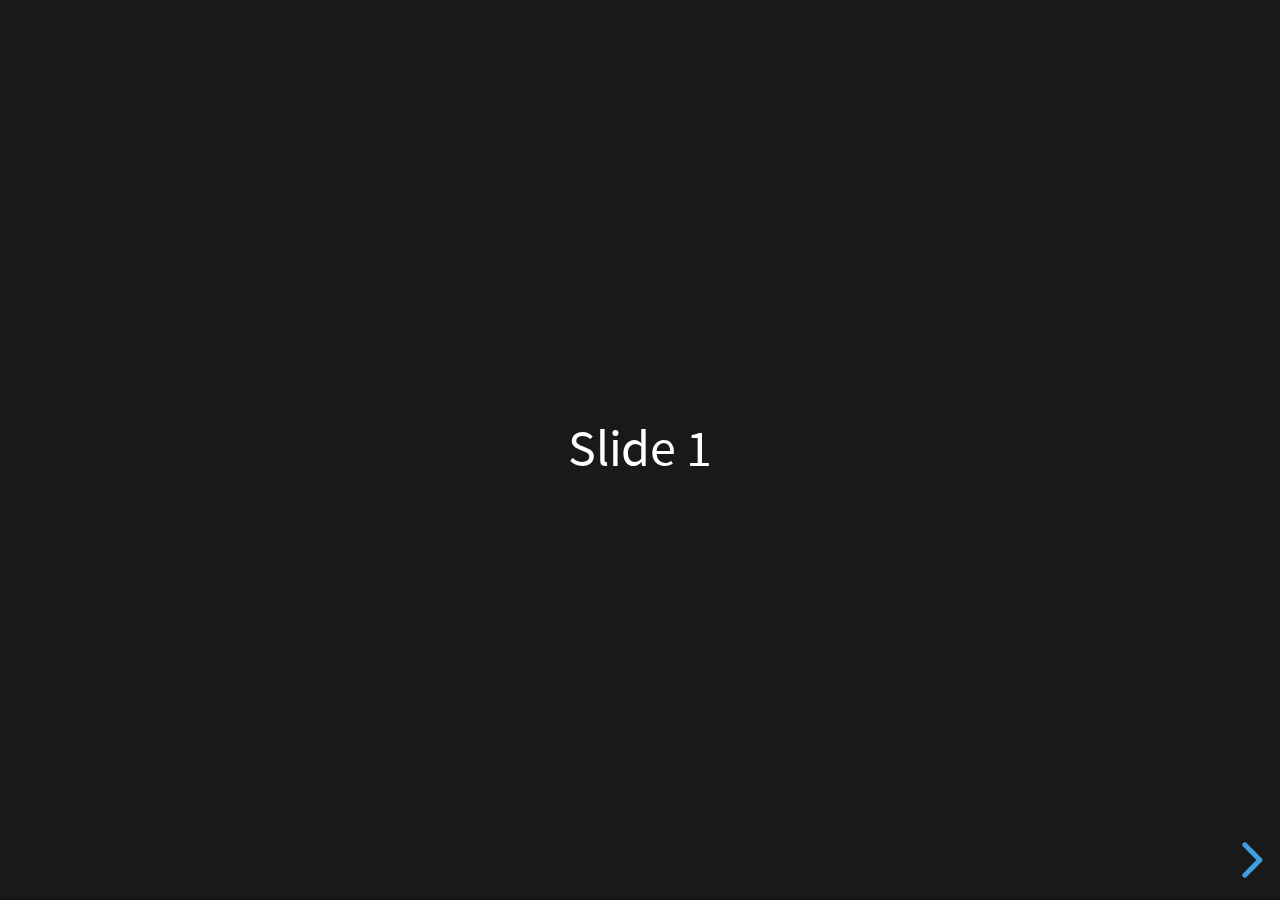
<file: slides/revealjs/index.html>
<!doctype html>
<html lang="en">
	<head>
		<meta charset="utf-8">
		<meta name="viewport" content="width=device-width, initial-scale=1.0, maximum-scale=1.0, user-scalable=no">

		<title>reveal.js</title>

		<link rel="stylesheet" href="dist/reset.css">
		<link rel="stylesheet" href="dist/reveal.css">
		<link rel="stylesheet" href="dist/theme/black.css">

		<!-- Theme used for syntax highlighted code -->
		<link rel="stylesheet" href="plugin/highlight/monokai.css">
	</head>
	<body>
		<div class="reveal">
			<div class="slides">
				<section>Slide 1</section>
				<section>Slide 2</section>
			</div>
		</div>

		<script src="dist/reveal.js"></script>
		<script src="plugin/notes/notes.js"></script>
		<script src="plugin/markdown/markdown.js"></script>
		<script src="plugin/highlight/highlight.js"></script>
		<script>
			// More info about initialization & config:
			// - https://revealjs.com/initialization/
			// - https://revealjs.com/config/
			Reveal.initialize({
				hash: true,

				// Learn about plugins: https://revealjs.com/plugins/
				plugins: [ RevealMarkdown, RevealHighlight, RevealNotes ]
			});
		</script>
	</body>
</html>
</file>
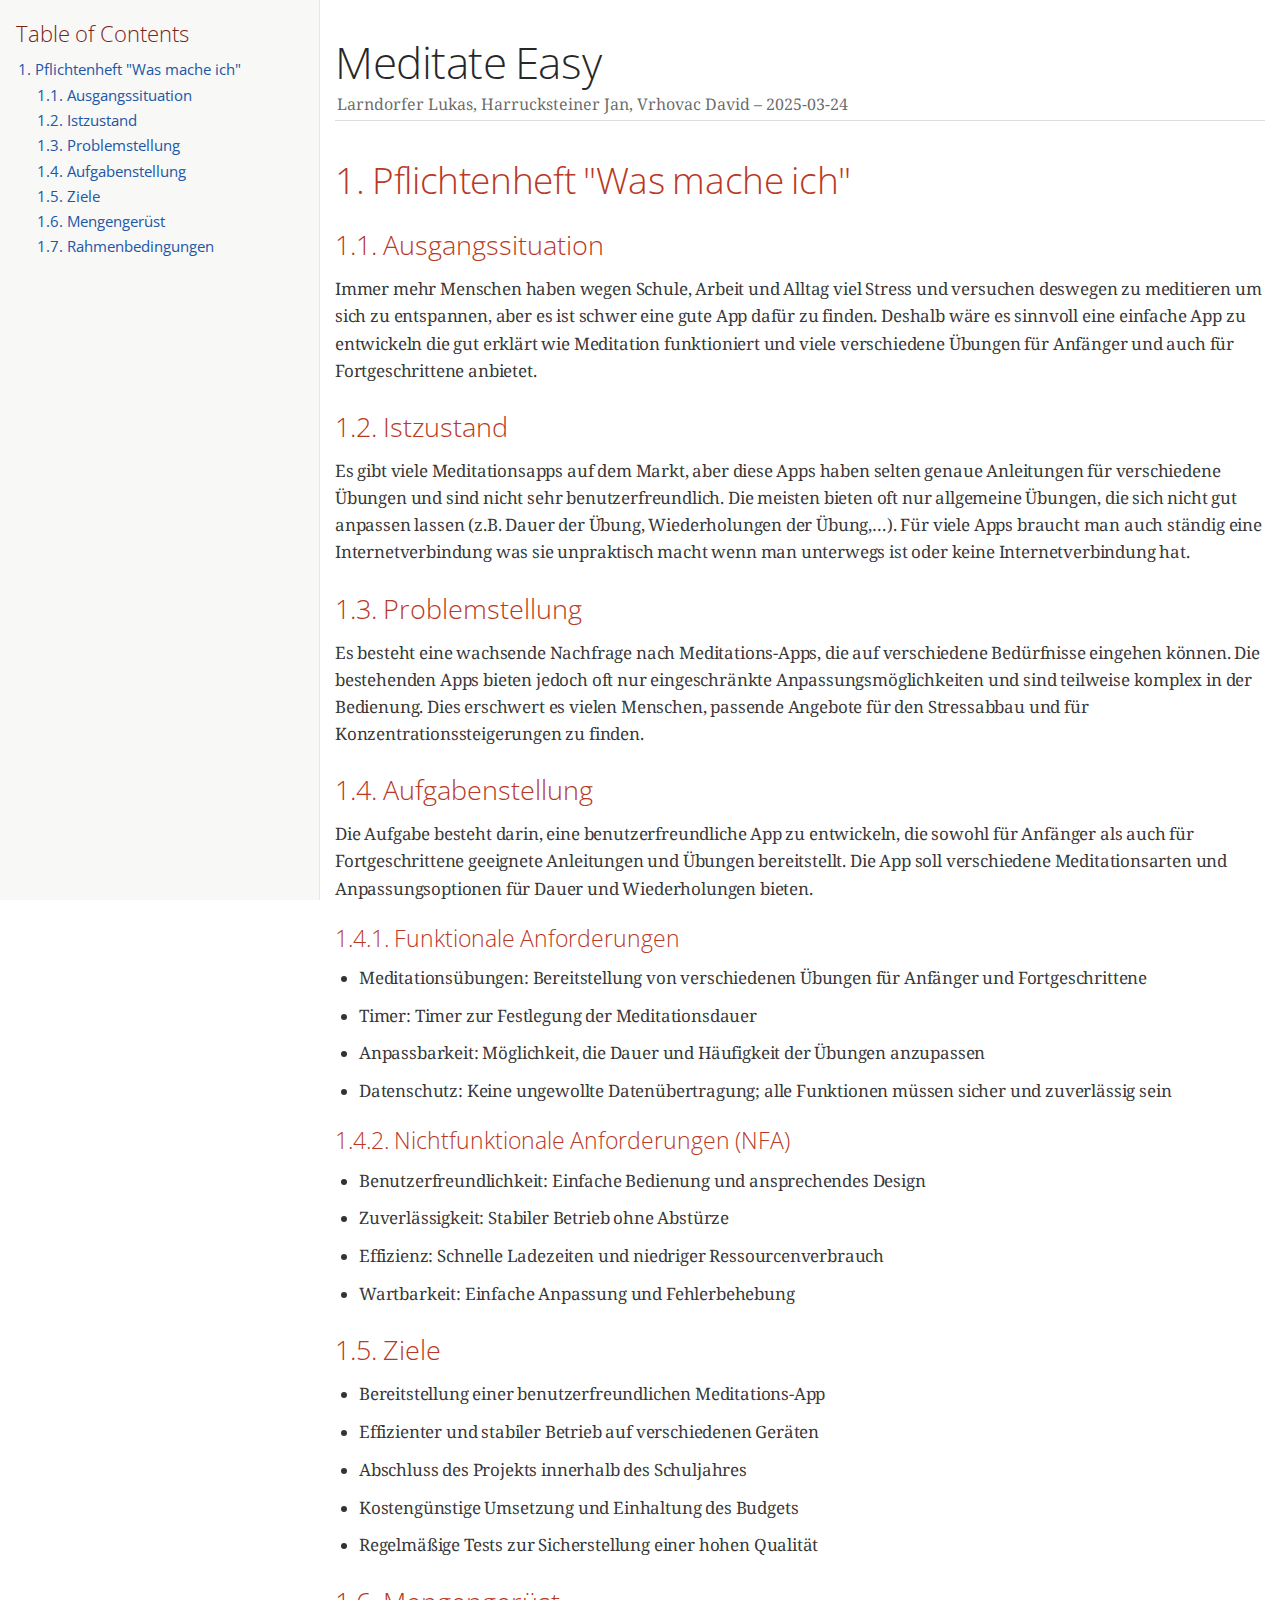
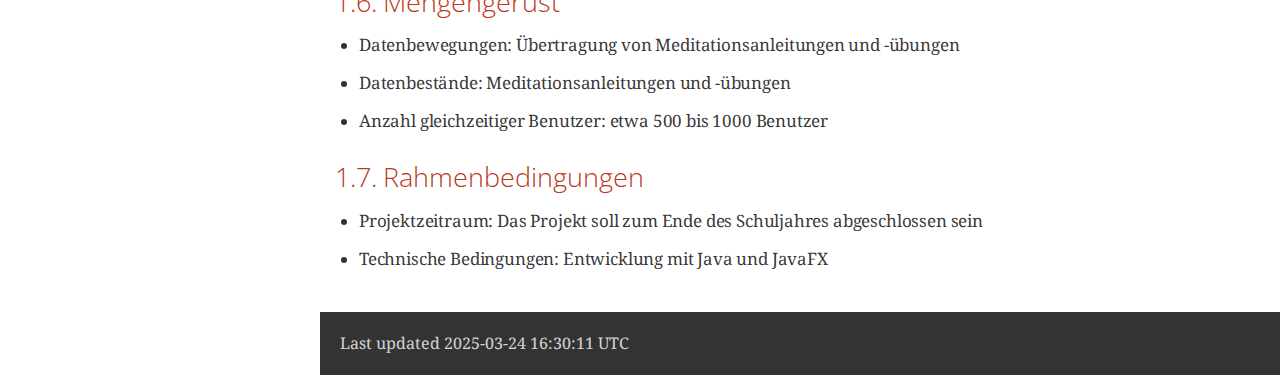
<file: pflichtenheft.html>
<!DOCTYPE html>
<html lang="en">
<head>
<meta charset="UTF-8">
<meta http-equiv="X-UA-Compatible" content="IE=edge">
<meta name="viewport" content="width=device-width, initial-scale=1.0">
<meta name="generator" content="Asciidoctor 2.0.20">
<meta name="author" content="Larndorfer Lukas, Harrucksteiner Jan, Vrhovac David">
<link rel="icon" type="image/png" href="themes/favicon.png">
<title>Meditate Easy</title>
<link rel="stylesheet" href="https://fonts.googleapis.com/css?family=Open+Sans:300,300italic,400,400italic,600,600italic%7CNoto+Serif:400,400italic,700,700italic%7CDroid+Sans+Mono:400,700">
<style>
/*! Asciidoctor default stylesheet | MIT License | https://asciidoctor.org */
/* Uncomment the following line when using as a custom stylesheet */
/* @import "https://fonts.googleapis.com/css?family=Open+Sans:300,300italic,400,400italic,600,600italic%7CNoto+Serif:400,400italic,700,700italic%7CDroid+Sans+Mono:400,700"; */
html{font-family:sans-serif;-webkit-text-size-adjust:100%}
a{background:none}
a:focus{outline:thin dotted}
a:active,a:hover{outline:0}
h1{font-size:2em;margin:.67em 0}
b,strong{font-weight:bold}
abbr{font-size:.9em}
abbr[title]{cursor:help;border-bottom:1px dotted #dddddf;text-decoration:none}
dfn{font-style:italic}
hr{height:0}
mark{background:#ff0;color:#000}
code,kbd,pre,samp{font-family:monospace;font-size:1em}
pre{white-space:pre-wrap}
q{quotes:"\201C" "\201D" "\2018" "\2019"}
small{font-size:80%}
sub,sup{font-size:75%;line-height:0;position:relative;vertical-align:baseline}
sup{top:-.5em}
sub{bottom:-.25em}
img{border:0}
svg:not(:root){overflow:hidden}
figure{margin:0}
audio,video{display:inline-block}
audio:not([controls]){display:none;height:0}
fieldset{border:1px solid silver;margin:0 2px;padding:.35em .625em .75em}
legend{border:0;padding:0}
button,input,select,textarea{font-family:inherit;font-size:100%;margin:0}
button,input{line-height:normal}
button,select{text-transform:none}
button,html input[type=button],input[type=reset],input[type=submit]{-webkit-appearance:button;cursor:pointer}
button[disabled],html input[disabled]{cursor:default}
input[type=checkbox],input[type=radio]{padding:0}
button::-moz-focus-inner,input::-moz-focus-inner{border:0;padding:0}
textarea{overflow:auto;vertical-align:top}
table{border-collapse:collapse;border-spacing:0}
*,::before,::after{box-sizing:border-box}
html,body{font-size:100%}
body{background:#fff;color:rgba(0,0,0,.8);padding:0;margin:0;font-family:"Noto Serif","DejaVu Serif",serif;line-height:1;position:relative;cursor:auto;-moz-tab-size:4;-o-tab-size:4;tab-size:4;word-wrap:anywhere;-moz-osx-font-smoothing:grayscale;-webkit-font-smoothing:antialiased}
a:hover{cursor:pointer}
img,object,embed{max-width:100%;height:auto}
object,embed{height:100%}
img{-ms-interpolation-mode:bicubic}
.left{float:left!important}
.right{float:right!important}
.text-left{text-align:left!important}
.text-right{text-align:right!important}
.text-center{text-align:center!important}
.text-justify{text-align:justify!important}
.hide{display:none}
img,object,svg{display:inline-block;vertical-align:middle}
textarea{height:auto;min-height:50px}
select{width:100%}
.subheader,.admonitionblock td.content>.title,.audioblock>.title,.exampleblock>.title,.imageblock>.title,.listingblock>.title,.literalblock>.title,.stemblock>.title,.openblock>.title,.paragraph>.title,.quoteblock>.title,table.tableblock>.title,.verseblock>.title,.videoblock>.title,.dlist>.title,.olist>.title,.ulist>.title,.qlist>.title,.hdlist>.title{line-height:1.45;color:#7a2518;font-weight:400;margin-top:0;margin-bottom:.25em}
div,dl,dt,dd,ul,ol,li,h1,h2,h3,#toctitle,.sidebarblock>.content>.title,h4,h5,h6,pre,form,p,blockquote,th,td{margin:0;padding:0}
a{color:#2156a5;text-decoration:underline;line-height:inherit}
a:hover,a:focus{color:#1d4b8f}
a img{border:0}
p{line-height:1.6;margin-bottom:1.25em;text-rendering:optimizeLegibility}
p aside{font-size:.875em;line-height:1.35;font-style:italic}
h1,h2,h3,#toctitle,.sidebarblock>.content>.title,h4,h5,h6{font-family:"Open Sans","DejaVu Sans",sans-serif;font-weight:300;font-style:normal;color:#ba3925;text-rendering:optimizeLegibility;margin-top:1em;margin-bottom:.5em;line-height:1.0125em}
h1 small,h2 small,h3 small,#toctitle small,.sidebarblock>.content>.title small,h4 small,h5 small,h6 small{font-size:60%;color:#e99b8f;line-height:0}
h1{font-size:2.125em}
h2{font-size:1.6875em}
h3,#toctitle,.sidebarblock>.content>.title{font-size:1.375em}
h4,h5{font-size:1.125em}
h6{font-size:1em}
hr{border:solid #dddddf;border-width:1px 0 0;clear:both;margin:1.25em 0 1.1875em}
em,i{font-style:italic;line-height:inherit}
strong,b{font-weight:bold;line-height:inherit}
small{font-size:60%;line-height:inherit}
code{font-family:"Droid Sans Mono","DejaVu Sans Mono",monospace;font-weight:400;color:rgba(0,0,0,.9)}
ul,ol,dl{line-height:1.6;margin-bottom:1.25em;list-style-position:outside;font-family:inherit}
ul,ol{margin-left:1.5em}
ul li ul,ul li ol{margin-left:1.25em;margin-bottom:0}
ul.circle{list-style-type:circle}
ul.disc{list-style-type:disc}
ul.square{list-style-type:square}
ul.circle ul:not([class]),ul.disc ul:not([class]),ul.square ul:not([class]){list-style:inherit}
ol li ul,ol li ol{margin-left:1.25em;margin-bottom:0}
dl dt{margin-bottom:.3125em;font-weight:bold}
dl dd{margin-bottom:1.25em}
blockquote{margin:0 0 1.25em;padding:.5625em 1.25em 0 1.1875em;border-left:1px solid #ddd}
blockquote,blockquote p{line-height:1.6;color:rgba(0,0,0,.85)}
@media screen and (min-width:768px){h1,h2,h3,#toctitle,.sidebarblock>.content>.title,h4,h5,h6{line-height:1.2}
h1{font-size:2.75em}
h2{font-size:2.3125em}
h3,#toctitle,.sidebarblock>.content>.title{font-size:1.6875em}
h4{font-size:1.4375em}}
table{background:#fff;margin-bottom:1.25em;border:1px solid #dedede;word-wrap:normal}
table thead,table tfoot{background:#f7f8f7}
table thead tr th,table thead tr td,table tfoot tr th,table tfoot tr td{padding:.5em .625em .625em;font-size:inherit;color:rgba(0,0,0,.8);text-align:left}
table tr th,table tr td{padding:.5625em .625em;font-size:inherit;color:rgba(0,0,0,.8)}
table tr.even,table tr.alt{background:#f8f8f7}
table thead tr th,table tfoot tr th,table tbody tr td,table tr td,table tfoot tr td{line-height:1.6}
h1,h2,h3,#toctitle,.sidebarblock>.content>.title,h4,h5,h6{line-height:1.2;word-spacing:-.05em}
h1 strong,h2 strong,h3 strong,#toctitle strong,.sidebarblock>.content>.title strong,h4 strong,h5 strong,h6 strong{font-weight:400}
.center{margin-left:auto;margin-right:auto}
.stretch{width:100%}
.clearfix::before,.clearfix::after,.float-group::before,.float-group::after{content:" ";display:table}
.clearfix::after,.float-group::after{clear:both}
:not(pre).nobreak{word-wrap:normal}
:not(pre).nowrap{white-space:nowrap}
:not(pre).pre-wrap{white-space:pre-wrap}
:not(pre):not([class^=L])>code{font-size:.9375em;font-style:normal!important;letter-spacing:0;padding:.1em .5ex;word-spacing:-.15em;background:#f7f7f8;border-radius:4px;line-height:1.45;text-rendering:optimizeSpeed}
pre{color:rgba(0,0,0,.9);font-family:"Droid Sans Mono","DejaVu Sans Mono",monospace;line-height:1.45;text-rendering:optimizeSpeed}
pre code,pre pre{color:inherit;font-size:inherit;line-height:inherit}
pre>code{display:block}
pre.nowrap,pre.nowrap pre{white-space:pre;word-wrap:normal}
em em{font-style:normal}
strong strong{font-weight:400}
.keyseq{color:rgba(51,51,51,.8)}
kbd{font-family:"Droid Sans Mono","DejaVu Sans Mono",monospace;display:inline-block;color:rgba(0,0,0,.8);font-size:.65em;line-height:1.45;background:#f7f7f7;border:1px solid #ccc;border-radius:3px;box-shadow:0 1px 0 rgba(0,0,0,.2),inset 0 0 0 .1em #fff;margin:0 .15em;padding:.2em .5em;vertical-align:middle;position:relative;top:-.1em;white-space:nowrap}
.keyseq kbd:first-child{margin-left:0}
.keyseq kbd:last-child{margin-right:0}
.menuseq,.menuref{color:#000}
.menuseq b:not(.caret),.menuref{font-weight:inherit}
.menuseq{word-spacing:-.02em}
.menuseq b.caret{font-size:1.25em;line-height:.8}
.menuseq i.caret{font-weight:bold;text-align:center;width:.45em}
b.button::before,b.button::after{position:relative;top:-1px;font-weight:400}
b.button::before{content:"[";padding:0 3px 0 2px}
b.button::after{content:"]";padding:0 2px 0 3px}
p a>code:hover{color:rgba(0,0,0,.9)}
#header,#content,#footnotes,#footer{width:100%;margin:0 auto;max-width:62.5em;*zoom:1;position:relative;padding-left:.9375em;padding-right:.9375em}
#header::before,#header::after,#content::before,#content::after,#footnotes::before,#footnotes::after,#footer::before,#footer::after{content:" ";display:table}
#header::after,#content::after,#footnotes::after,#footer::after{clear:both}
#content{margin-top:1.25em}
#content::before{content:none}
#header>h1:first-child{color:rgba(0,0,0,.85);margin-top:2.25rem;margin-bottom:0}
#header>h1:first-child+#toc{margin-top:8px;border-top:1px solid #dddddf}
#header>h1:only-child,body.toc2 #header>h1:nth-last-child(2){border-bottom:1px solid #dddddf;padding-bottom:8px}
#header .details{border-bottom:1px solid #dddddf;line-height:1.45;padding-top:.25em;padding-bottom:.25em;padding-left:.25em;color:rgba(0,0,0,.6);display:flex;flex-flow:row wrap}
#header .details span:first-child{margin-left:-.125em}
#header .details span.email a{color:rgba(0,0,0,.85)}
#header .details br{display:none}
#header .details br+span::before{content:"\00a0\2013\00a0"}
#header .details br+span.author::before{content:"\00a0\22c5\00a0";color:rgba(0,0,0,.85)}
#header .details br+span#revremark::before{content:"\00a0|\00a0"}
#header #revnumber{text-transform:capitalize}
#header #revnumber::after{content:"\00a0"}
#content>h1:first-child:not([class]){color:rgba(0,0,0,.85);border-bottom:1px solid #dddddf;padding-bottom:8px;margin-top:0;padding-top:1rem;margin-bottom:1.25rem}
#toc{border-bottom:1px solid #e7e7e9;padding-bottom:.5em}
#toc>ul{margin-left:.125em}
#toc ul.sectlevel0>li>a{font-style:italic}
#toc ul.sectlevel0 ul.sectlevel1{margin:.5em 0}
#toc ul{font-family:"Open Sans","DejaVu Sans",sans-serif;list-style-type:none}
#toc li{line-height:1.3334;margin-top:.3334em}
#toc a{text-decoration:none}
#toc a:active{text-decoration:underline}
#toctitle{color:#7a2518;font-size:1.2em}
@media screen and (min-width:768px){#toctitle{font-size:1.375em}
body.toc2{padding-left:15em;padding-right:0}
#toc.toc2{margin-top:0!important;background:#f8f8f7;position:fixed;width:15em;left:0;top:0;border-right:1px solid #e7e7e9;border-top-width:0!important;border-bottom-width:0!important;z-index:1000;padding:1.25em 1em;height:100%;overflow:auto}
#toc.toc2 #toctitle{margin-top:0;margin-bottom:.8rem;font-size:1.2em}
#toc.toc2>ul{font-size:.9em;margin-bottom:0}
#toc.toc2 ul ul{margin-left:0;padding-left:1em}
#toc.toc2 ul.sectlevel0 ul.sectlevel1{padding-left:0;margin-top:.5em;margin-bottom:.5em}
body.toc2.toc-right{padding-left:0;padding-right:15em}
body.toc2.toc-right #toc.toc2{border-right-width:0;border-left:1px solid #e7e7e9;left:auto;right:0}}
@media screen and (min-width:1280px){body.toc2{padding-left:20em;padding-right:0}
#toc.toc2{width:20em}
#toc.toc2 #toctitle{font-size:1.375em}
#toc.toc2>ul{font-size:.95em}
#toc.toc2 ul ul{padding-left:1.25em}
body.toc2.toc-right{padding-left:0;padding-right:20em}}
#content #toc{border:1px solid #e0e0dc;margin-bottom:1.25em;padding:1.25em;background:#f8f8f7;border-radius:4px}
#content #toc>:first-child{margin-top:0}
#content #toc>:last-child{margin-bottom:0}
#footer{max-width:none;background:rgba(0,0,0,.8);padding:1.25em}
#footer-text{color:hsla(0,0%,100%,.8);line-height:1.44}
#content{margin-bottom:.625em}
.sect1{padding-bottom:.625em}
@media screen and (min-width:768px){#content{margin-bottom:1.25em}
.sect1{padding-bottom:1.25em}}
.sect1:last-child{padding-bottom:0}
.sect1+.sect1{border-top:1px solid #e7e7e9}
#content h1>a.anchor,h2>a.anchor,h3>a.anchor,#toctitle>a.anchor,.sidebarblock>.content>.title>a.anchor,h4>a.anchor,h5>a.anchor,h6>a.anchor{position:absolute;z-index:1001;width:1.5ex;margin-left:-1.5ex;display:block;text-decoration:none!important;visibility:hidden;text-align:center;font-weight:400}
#content h1>a.anchor::before,h2>a.anchor::before,h3>a.anchor::before,#toctitle>a.anchor::before,.sidebarblock>.content>.title>a.anchor::before,h4>a.anchor::before,h5>a.anchor::before,h6>a.anchor::before{content:"\00A7";font-size:.85em;display:block;padding-top:.1em}
#content h1:hover>a.anchor,#content h1>a.anchor:hover,h2:hover>a.anchor,h2>a.anchor:hover,h3:hover>a.anchor,#toctitle:hover>a.anchor,.sidebarblock>.content>.title:hover>a.anchor,h3>a.anchor:hover,#toctitle>a.anchor:hover,.sidebarblock>.content>.title>a.anchor:hover,h4:hover>a.anchor,h4>a.anchor:hover,h5:hover>a.anchor,h5>a.anchor:hover,h6:hover>a.anchor,h6>a.anchor:hover{visibility:visible}
#content h1>a.link,h2>a.link,h3>a.link,#toctitle>a.link,.sidebarblock>.content>.title>a.link,h4>a.link,h5>a.link,h6>a.link{color:#ba3925;text-decoration:none}
#content h1>a.link:hover,h2>a.link:hover,h3>a.link:hover,#toctitle>a.link:hover,.sidebarblock>.content>.title>a.link:hover,h4>a.link:hover,h5>a.link:hover,h6>a.link:hover{color:#a53221}
details,.audioblock,.imageblock,.literalblock,.listingblock,.stemblock,.videoblock{margin-bottom:1.25em}
details{margin-left:1.25rem}
details>summary{cursor:pointer;display:block;position:relative;line-height:1.6;margin-bottom:.625rem;outline:none;-webkit-tap-highlight-color:transparent}
details>summary::-webkit-details-marker{display:none}
details>summary::before{content:"";border:solid transparent;border-left:solid;border-width:.3em 0 .3em .5em;position:absolute;top:.5em;left:-1.25rem;transform:translateX(15%)}
details[open]>summary::before{border:solid transparent;border-top:solid;border-width:.5em .3em 0;transform:translateY(15%)}
details>summary::after{content:"";width:1.25rem;height:1em;position:absolute;top:.3em;left:-1.25rem}
.admonitionblock td.content>.title,.audioblock>.title,.exampleblock>.title,.imageblock>.title,.listingblock>.title,.literalblock>.title,.stemblock>.title,.openblock>.title,.paragraph>.title,.quoteblock>.title,table.tableblock>.title,.verseblock>.title,.videoblock>.title,.dlist>.title,.olist>.title,.ulist>.title,.qlist>.title,.hdlist>.title{text-rendering:optimizeLegibility;text-align:left;font-family:"Noto Serif","DejaVu Serif",serif;font-size:1rem;font-style:italic}
table.tableblock.fit-content>caption.title{white-space:nowrap;width:0}
.paragraph.lead>p,#preamble>.sectionbody>[class=paragraph]:first-of-type p{font-size:1.21875em;line-height:1.6;color:rgba(0,0,0,.85)}
.admonitionblock>table{border-collapse:separate;border:0;background:none;width:100%}
.admonitionblock>table td.icon{text-align:center;width:80px}
.admonitionblock>table td.icon img{max-width:none}
.admonitionblock>table td.icon .title{font-weight:bold;font-family:"Open Sans","DejaVu Sans",sans-serif;text-transform:uppercase}
.admonitionblock>table td.content{padding-left:1.125em;padding-right:1.25em;border-left:1px solid #dddddf;color:rgba(0,0,0,.6);word-wrap:anywhere}
.admonitionblock>table td.content>:last-child>:last-child{margin-bottom:0}
.exampleblock>.content{border:1px solid #e6e6e6;margin-bottom:1.25em;padding:1.25em;background:#fff;border-radius:4px}
.sidebarblock{border:1px solid #dbdbd6;margin-bottom:1.25em;padding:1.25em;background:#f3f3f2;border-radius:4px}
.sidebarblock>.content>.title{color:#7a2518;margin-top:0;text-align:center}
.exampleblock>.content>:first-child,.sidebarblock>.content>:first-child{margin-top:0}
.exampleblock>.content>:last-child,.exampleblock>.content>:last-child>:last-child,.exampleblock>.content .olist>ol>li:last-child>:last-child,.exampleblock>.content .ulist>ul>li:last-child>:last-child,.exampleblock>.content .qlist>ol>li:last-child>:last-child,.sidebarblock>.content>:last-child,.sidebarblock>.content>:last-child>:last-child,.sidebarblock>.content .olist>ol>li:last-child>:last-child,.sidebarblock>.content .ulist>ul>li:last-child>:last-child,.sidebarblock>.content .qlist>ol>li:last-child>:last-child{margin-bottom:0}
.literalblock pre,.listingblock>.content>pre{border-radius:4px;overflow-x:auto;padding:1em;font-size:.8125em}
@media screen and (min-width:768px){.literalblock pre,.listingblock>.content>pre{font-size:.90625em}}
@media screen and (min-width:1280px){.literalblock pre,.listingblock>.content>pre{font-size:1em}}
.literalblock pre,.listingblock>.content>pre:not(.highlight),.listingblock>.content>pre[class=highlight],.listingblock>.content>pre[class^="highlight "]{background:#f7f7f8}
.literalblock.output pre{color:#f7f7f8;background:rgba(0,0,0,.9)}
.listingblock>.content{position:relative}
.listingblock code[data-lang]::before{display:none;content:attr(data-lang);position:absolute;font-size:.75em;top:.425rem;right:.5rem;line-height:1;text-transform:uppercase;color:inherit;opacity:.5}
.listingblock:hover code[data-lang]::before{display:block}
.listingblock.terminal pre .command::before{content:attr(data-prompt);padding-right:.5em;color:inherit;opacity:.5}
.listingblock.terminal pre .command:not([data-prompt])::before{content:"$"}
.listingblock pre.highlightjs{padding:0}
.listingblock pre.highlightjs>code{padding:1em;border-radius:4px}
.listingblock pre.prettyprint{border-width:0}
.prettyprint{background:#f7f7f8}
pre.prettyprint .linenums{line-height:1.45;margin-left:2em}
pre.prettyprint li{background:none;list-style-type:inherit;padding-left:0}
pre.prettyprint li code[data-lang]::before{opacity:1}
pre.prettyprint li:not(:first-child) code[data-lang]::before{display:none}
table.linenotable{border-collapse:separate;border:0;margin-bottom:0;background:none}
table.linenotable td[class]{color:inherit;vertical-align:top;padding:0;line-height:inherit;white-space:normal}
table.linenotable td.code{padding-left:.75em}
table.linenotable td.linenos,pre.pygments .linenos{border-right:1px solid;opacity:.35;padding-right:.5em;-webkit-user-select:none;-moz-user-select:none;-ms-user-select:none;user-select:none}
pre.pygments span.linenos{display:inline-block;margin-right:.75em}
.quoteblock{margin:0 1em 1.25em 1.5em;display:table}
.quoteblock:not(.excerpt)>.title{margin-left:-1.5em;margin-bottom:.75em}
.quoteblock blockquote,.quoteblock p{color:rgba(0,0,0,.85);font-size:1.15rem;line-height:1.75;word-spacing:.1em;letter-spacing:0;font-style:italic;text-align:justify}
.quoteblock blockquote{margin:0;padding:0;border:0}
.quoteblock blockquote::before{content:"\201c";float:left;font-size:2.75em;font-weight:bold;line-height:.6em;margin-left:-.6em;color:#7a2518;text-shadow:0 1px 2px rgba(0,0,0,.1)}
.quoteblock blockquote>.paragraph:last-child p{margin-bottom:0}
.quoteblock .attribution{margin-top:.75em;margin-right:.5ex;text-align:right}
.verseblock{margin:0 1em 1.25em}
.verseblock pre{font-family:"Open Sans","DejaVu Sans",sans-serif;font-size:1.15rem;color:rgba(0,0,0,.85);font-weight:300;text-rendering:optimizeLegibility}
.verseblock pre strong{font-weight:400}
.verseblock .attribution{margin-top:1.25rem;margin-left:.5ex}
.quoteblock .attribution,.verseblock .attribution{font-size:.9375em;line-height:1.45;font-style:italic}
.quoteblock .attribution br,.verseblock .attribution br{display:none}
.quoteblock .attribution cite,.verseblock .attribution cite{display:block;letter-spacing:-.025em;color:rgba(0,0,0,.6)}
.quoteblock.abstract blockquote::before,.quoteblock.excerpt blockquote::before,.quoteblock .quoteblock blockquote::before{display:none}
.quoteblock.abstract blockquote,.quoteblock.abstract p,.quoteblock.excerpt blockquote,.quoteblock.excerpt p,.quoteblock .quoteblock blockquote,.quoteblock .quoteblock p{line-height:1.6;word-spacing:0}
.quoteblock.abstract{margin:0 1em 1.25em;display:block}
.quoteblock.abstract>.title{margin:0 0 .375em;font-size:1.15em;text-align:center}
.quoteblock.excerpt>blockquote,.quoteblock .quoteblock{padding:0 0 .25em 1em;border-left:.25em solid #dddddf}
.quoteblock.excerpt,.quoteblock .quoteblock{margin-left:0}
.quoteblock.excerpt blockquote,.quoteblock.excerpt p,.quoteblock .quoteblock blockquote,.quoteblock .quoteblock p{color:inherit;font-size:1.0625rem}
.quoteblock.excerpt .attribution,.quoteblock .quoteblock .attribution{color:inherit;font-size:.85rem;text-align:left;margin-right:0}
p.tableblock:last-child{margin-bottom:0}
td.tableblock>.content{margin-bottom:1.25em;word-wrap:anywhere}
td.tableblock>.content>:last-child{margin-bottom:-1.25em}
table.tableblock,th.tableblock,td.tableblock{border:0 solid #dedede}
table.grid-all>*>tr>*{border-width:1px}
table.grid-cols>*>tr>*{border-width:0 1px}
table.grid-rows>*>tr>*{border-width:1px 0}
table.frame-all{border-width:1px}
table.frame-ends{border-width:1px 0}
table.frame-sides{border-width:0 1px}
table.frame-none>colgroup+*>:first-child>*,table.frame-sides>colgroup+*>:first-child>*{border-top-width:0}
table.frame-none>:last-child>:last-child>*,table.frame-sides>:last-child>:last-child>*{border-bottom-width:0}
table.frame-none>*>tr>:first-child,table.frame-ends>*>tr>:first-child{border-left-width:0}
table.frame-none>*>tr>:last-child,table.frame-ends>*>tr>:last-child{border-right-width:0}
table.stripes-all>*>tr,table.stripes-odd>*>tr:nth-of-type(odd),table.stripes-even>*>tr:nth-of-type(even),table.stripes-hover>*>tr:hover{background:#f8f8f7}
th.halign-left,td.halign-left{text-align:left}
th.halign-right,td.halign-right{text-align:right}
th.halign-center,td.halign-center{text-align:center}
th.valign-top,td.valign-top{vertical-align:top}
th.valign-bottom,td.valign-bottom{vertical-align:bottom}
th.valign-middle,td.valign-middle{vertical-align:middle}
table thead th,table tfoot th{font-weight:bold}
tbody tr th{background:#f7f8f7}
tbody tr th,tbody tr th p,tfoot tr th,tfoot tr th p{color:rgba(0,0,0,.8);font-weight:bold}
p.tableblock>code:only-child{background:none;padding:0}
p.tableblock{font-size:1em}
ol{margin-left:1.75em}
ul li ol{margin-left:1.5em}
dl dd{margin-left:1.125em}
dl dd:last-child,dl dd:last-child>:last-child{margin-bottom:0}
li p,ul dd,ol dd,.olist .olist,.ulist .ulist,.ulist .olist,.olist .ulist{margin-bottom:.625em}
ul.checklist,ul.none,ol.none,ul.no-bullet,ol.no-bullet,ol.unnumbered,ul.unstyled,ol.unstyled{list-style-type:none}
ul.no-bullet,ol.no-bullet,ol.unnumbered{margin-left:.625em}
ul.unstyled,ol.unstyled{margin-left:0}
li>p:empty:only-child::before{content:"";display:inline-block}
ul.checklist>li>p:first-child{margin-left:-1em}
ul.checklist>li>p:first-child>.fa-square-o:first-child,ul.checklist>li>p:first-child>.fa-check-square-o:first-child{width:1.25em;font-size:.8em;position:relative;bottom:.125em}
ul.checklist>li>p:first-child>input[type=checkbox]:first-child{margin-right:.25em}
ul.inline{display:flex;flex-flow:row wrap;list-style:none;margin:0 0 .625em -1.25em}
ul.inline>li{margin-left:1.25em}
.unstyled dl dt{font-weight:400;font-style:normal}
ol.arabic{list-style-type:decimal}
ol.decimal{list-style-type:decimal-leading-zero}
ol.loweralpha{list-style-type:lower-alpha}
ol.upperalpha{list-style-type:upper-alpha}
ol.lowerroman{list-style-type:lower-roman}
ol.upperroman{list-style-type:upper-roman}
ol.lowergreek{list-style-type:lower-greek}
.hdlist>table,.colist>table{border:0;background:none}
.hdlist>table>tbody>tr,.colist>table>tbody>tr{background:none}
td.hdlist1,td.hdlist2{vertical-align:top;padding:0 .625em}
td.hdlist1{font-weight:bold;padding-bottom:1.25em}
td.hdlist2{word-wrap:anywhere}
.literalblock+.colist,.listingblock+.colist{margin-top:-.5em}
.colist td:not([class]):first-child{padding:.4em .75em 0;line-height:1;vertical-align:top}
.colist td:not([class]):first-child img{max-width:none}
.colist td:not([class]):last-child{padding:.25em 0}
.thumb,.th{line-height:0;display:inline-block;border:4px solid #fff;box-shadow:0 0 0 1px #ddd}
.imageblock.left{margin:.25em .625em 1.25em 0}
.imageblock.right{margin:.25em 0 1.25em .625em}
.imageblock>.title{margin-bottom:0}
.imageblock.thumb,.imageblock.th{border-width:6px}
.imageblock.thumb>.title,.imageblock.th>.title{padding:0 .125em}
.image.left,.image.right{margin-top:.25em;margin-bottom:.25em;display:inline-block;line-height:0}
.image.left{margin-right:.625em}
.image.right{margin-left:.625em}
a.image{text-decoration:none;display:inline-block}
a.image object{pointer-events:none}
sup.footnote,sup.footnoteref{font-size:.875em;position:static;vertical-align:super}
sup.footnote a,sup.footnoteref a{text-decoration:none}
sup.footnote a:active,sup.footnoteref a:active{text-decoration:underline}
#footnotes{padding-top:.75em;padding-bottom:.75em;margin-bottom:.625em}
#footnotes hr{width:20%;min-width:6.25em;margin:-.25em 0 .75em;border-width:1px 0 0}
#footnotes .footnote{padding:0 .375em 0 .225em;line-height:1.3334;font-size:.875em;margin-left:1.2em;margin-bottom:.2em}
#footnotes .footnote a:first-of-type{font-weight:bold;text-decoration:none;margin-left:-1.05em}
#footnotes .footnote:last-of-type{margin-bottom:0}
#content #footnotes{margin-top:-.625em;margin-bottom:0;padding:.75em 0}
div.unbreakable{page-break-inside:avoid}
.big{font-size:larger}
.small{font-size:smaller}
.underline{text-decoration:underline}
.overline{text-decoration:overline}
.line-through{text-decoration:line-through}
.aqua{color:#00bfbf}
.aqua-background{background:#00fafa}
.black{color:#000}
.black-background{background:#000}
.blue{color:#0000bf}
.blue-background{background:#0000fa}
.fuchsia{color:#bf00bf}
.fuchsia-background{background:#fa00fa}
.gray{color:#606060}
.gray-background{background:#7d7d7d}
.green{color:#006000}
.green-background{background:#007d00}
.lime{color:#00bf00}
.lime-background{background:#00fa00}
.maroon{color:#600000}
.maroon-background{background:#7d0000}
.navy{color:#000060}
.navy-background{background:#00007d}
.olive{color:#606000}
.olive-background{background:#7d7d00}
.purple{color:#600060}
.purple-background{background:#7d007d}
.red{color:#bf0000}
.red-background{background:#fa0000}
.silver{color:#909090}
.silver-background{background:#bcbcbc}
.teal{color:#006060}
.teal-background{background:#007d7d}
.white{color:#bfbfbf}
.white-background{background:#fafafa}
.yellow{color:#bfbf00}
.yellow-background{background:#fafa00}
span.icon>.fa{cursor:default}
a span.icon>.fa{cursor:inherit}
.admonitionblock td.icon [class^="fa icon-"]{font-size:2.5em;text-shadow:1px 1px 2px rgba(0,0,0,.5);cursor:default}
.admonitionblock td.icon .icon-note::before{content:"\f05a";color:#19407c}
.admonitionblock td.icon .icon-tip::before{content:"\f0eb";text-shadow:1px 1px 2px rgba(155,155,0,.8);color:#111}
.admonitionblock td.icon .icon-warning::before{content:"\f071";color:#bf6900}
.admonitionblock td.icon .icon-caution::before{content:"\f06d";color:#bf3400}
.admonitionblock td.icon .icon-important::before{content:"\f06a";color:#bf0000}
.conum[data-value]{display:inline-block;color:#fff!important;background:rgba(0,0,0,.8);border-radius:50%;text-align:center;font-size:.75em;width:1.67em;height:1.67em;line-height:1.67em;font-family:"Open Sans","DejaVu Sans",sans-serif;font-style:normal;font-weight:bold}
.conum[data-value] *{color:#fff!important}
.conum[data-value]+b{display:none}
.conum[data-value]::after{content:attr(data-value)}
pre .conum[data-value]{position:relative;top:-.125em}
b.conum *{color:inherit!important}
.conum:not([data-value]):empty{display:none}
dt,th.tableblock,td.content,div.footnote{text-rendering:optimizeLegibility}
h1,h2,p,td.content,span.alt,summary{letter-spacing:-.01em}
p strong,td.content strong,div.footnote strong{letter-spacing:-.005em}
p,blockquote,dt,td.content,td.hdlist1,span.alt,summary{font-size:1.0625rem}
p{margin-bottom:1.25rem}
.sidebarblock p,.sidebarblock dt,.sidebarblock td.content,p.tableblock{font-size:1em}
.exampleblock>.content{background:#fffef7;border-color:#e0e0dc;box-shadow:0 1px 4px #e0e0dc}
.print-only{display:none!important}
@page{margin:1.25cm .75cm}
@media print{*{box-shadow:none!important;text-shadow:none!important}
html{font-size:80%}
a{color:inherit!important;text-decoration:underline!important}
a.bare,a[href^="#"],a[href^="mailto:"]{text-decoration:none!important}
a[href^="http:"]:not(.bare)::after,a[href^="https:"]:not(.bare)::after{content:"(" attr(href) ")";display:inline-block;font-size:.875em;padding-left:.25em}
abbr[title]{border-bottom:1px dotted}
abbr[title]::after{content:" (" attr(title) ")"}
pre,blockquote,tr,img,object,svg{page-break-inside:avoid}
thead{display:table-header-group}
svg{max-width:100%}
p,blockquote,dt,td.content{font-size:1em;orphans:3;widows:3}
h2,h3,#toctitle,.sidebarblock>.content>.title{page-break-after:avoid}
#header,#content,#footnotes,#footer{max-width:none}
#toc,.sidebarblock,.exampleblock>.content{background:none!important}
#toc{border-bottom:1px solid #dddddf!important;padding-bottom:0!important}
body.book #header{text-align:center}
body.book #header>h1:first-child{border:0!important;margin:2.5em 0 1em}
body.book #header .details{border:0!important;display:block;padding:0!important}
body.book #header .details span:first-child{margin-left:0!important}
body.book #header .details br{display:block}
body.book #header .details br+span::before{content:none!important}
body.book #toc{border:0!important;text-align:left!important;padding:0!important;margin:0!important}
body.book #toc,body.book #preamble,body.book h1.sect0,body.book .sect1>h2{page-break-before:always}
.listingblock code[data-lang]::before{display:block}
#footer{padding:0 .9375em}
.hide-on-print{display:none!important}
.print-only{display:block!important}
.hide-for-print{display:none!important}
.show-for-print{display:inherit!important}}
@media amzn-kf8,print{#header>h1:first-child{margin-top:1.25rem}
.sect1{padding:0!important}
.sect1+.sect1{border:0}
#footer{background:none}
#footer-text{color:rgba(0,0,0,.6);font-size:.9em}}
@media amzn-kf8{#header,#content,#footnotes,#footer{padding:0}}
</style>
<link rel="stylesheet" href="https://cdnjs.cloudflare.com/ajax/libs/font-awesome/4.7.0/css/font-awesome.min.css">
<style>
    pre.rouge .hll {
        background-color: #ffc;
        display: block;
    }
    pre.rouge .hll * {
        background-color: initial;
    }
</style>
</head>
<body class="article toc2 toc-left">
<div id="header">
<h1>Meditate Easy</h1>
<div class="details">
<span id="author" class="author">Larndorfer Lukas, Harrucksteiner Jan, Vrhovac David</span><br>
<span id="revdate">2025-03-24</span>
</div>
<div id="toc" class="toc2">
<div id="toctitle">Table of Contents</div>
<ul class="sectlevel1">
<li><a href="#_pflichtenheft_was_mache_ich">1. Pflichtenheft "Was mache ich"</a>
<ul class="sectlevel2">
<li><a href="#_ausgangssituation">1.1. Ausgangssituation</a></li>
<li><a href="#_istzustand">1.2. Istzustand</a></li>
<li><a href="#_problemstellung">1.3. Problemstellung</a></li>
<li><a href="#_aufgabenstellung">1.4. Aufgabenstellung</a></li>
<li><a href="#_ziele">1.5. Ziele</a></li>
<li><a href="#_mengengerüst">1.6. Mengengerüst</a></li>
<li><a href="#_rahmenbedingungen">1.7. Rahmenbedingungen</a></li>
</ul>
</li>
</ul>
</div>
</div>
<div id="content">
<div class="sect1">
<h2 id="_pflichtenheft_was_mache_ich"><a class="anchor" href="#_pflichtenheft_was_mache_ich"></a>1. Pflichtenheft "Was mache ich"</h2>
<div class="sectionbody">
<div class="sect2">
<h3 id="_ausgangssituation"><a class="anchor" href="#_ausgangssituation"></a>1.1. Ausgangssituation</h3>
<div class="paragraph">
<p>Immer mehr Menschen haben wegen Schule, Arbeit und Alltag viel Stress und versuchen deswegen zu meditieren um sich zu entspannen, aber es ist schwer eine gute App dafür zu finden. Deshalb wäre es sinnvoll eine einfache App zu entwickeln die gut erklärt wie Meditation funktioniert und viele verschiedene Übungen für Anfänger und auch für Fortgeschrittene anbietet.</p>
</div>
</div>
<div class="sect2">
<h3 id="_istzustand"><a class="anchor" href="#_istzustand"></a>1.2. Istzustand</h3>
<div class="paragraph">
<p>Es gibt viele Meditationsapps auf dem Markt, aber diese Apps haben selten genaue Anleitungen für verschiedene Übungen und sind nicht sehr benutzerfreundlich. Die meisten bieten oft nur allgemeine Übungen, die sich nicht gut anpassen lassen (z.B. Dauer der Übung, Wiederholungen der Übung,&#8230;&#8203;). Für viele Apps braucht man auch ständig eine Internetverbindung was sie unpraktisch macht wenn man unterwegs ist oder keine Internetverbindung hat.</p>
</div>
</div>
<div class="sect2">
<h3 id="_problemstellung"><a class="anchor" href="#_problemstellung"></a>1.3. Problemstellung</h3>
<div class="paragraph">
<p>Es besteht eine wachsende Nachfrage nach Meditations-Apps, die auf verschiedene Bedürfnisse eingehen können. Die bestehenden Apps bieten jedoch oft nur eingeschränkte Anpassungsmöglichkeiten und sind teilweise komplex in der Bedienung. Dies erschwert es vielen Menschen, passende Angebote für den Stressabbau und für Konzentrationssteigerungen zu finden.</p>
</div>
</div>
<div class="sect2">
<h3 id="_aufgabenstellung"><a class="anchor" href="#_aufgabenstellung"></a>1.4. Aufgabenstellung</h3>
<div class="paragraph">
<p>Die Aufgabe besteht darin, eine benutzerfreundliche App zu entwickeln, die sowohl für Anfänger als auch für Fortgeschrittene geeignete Anleitungen und Übungen bereitstellt. Die App soll verschiedene Meditationsarten und Anpassungsoptionen für Dauer und Wiederholungen bieten.</p>
</div>
<div class="sect3">
<h4 id="_funktionale_anforderungen"><a class="anchor" href="#_funktionale_anforderungen"></a>1.4.1. Funktionale Anforderungen</h4>
<div class="ulist">
<ul>
<li>
<p>Meditationsübungen: Bereitstellung von verschiedenen Übungen für Anfänger und Fortgeschrittene</p>
</li>
<li>
<p>Timer: Timer zur Festlegung der Meditationsdauer</p>
</li>
<li>
<p>Anpassbarkeit: Möglichkeit, die Dauer und Häufigkeit der Übungen anzupassen</p>
</li>
<li>
<p>Datenschutz: Keine ungewollte Datenübertragung; alle Funktionen müssen sicher und zuverlässig sein</p>
</li>
</ul>
</div>
</div>
<div class="sect3">
<h4 id="_nichtfunktionale_anforderungen_nfa"><a class="anchor" href="#_nichtfunktionale_anforderungen_nfa"></a>1.4.2. Nichtfunktionale Anforderungen (NFA)</h4>
<div class="ulist">
<ul>
<li>
<p>Benutzerfreundlichkeit: Einfache Bedienung und ansprechendes Design</p>
</li>
<li>
<p>Zuverlässigkeit: Stabiler Betrieb ohne Abstürze</p>
</li>
<li>
<p>Effizienz: Schnelle Ladezeiten und niedriger Ressourcenverbrauch</p>
</li>
<li>
<p>Wartbarkeit: Einfache Anpassung und Fehlerbehebung</p>
</li>
</ul>
</div>
</div>
</div>
<div class="sect2">
<h3 id="_ziele"><a class="anchor" href="#_ziele"></a>1.5. Ziele</h3>
<div class="ulist">
<ul>
<li>
<p>Bereitstellung einer benutzerfreundlichen Meditations-App</p>
</li>
<li>
<p>Effizienter und stabiler Betrieb auf verschiedenen Geräten</p>
</li>
<li>
<p>Abschluss des Projekts innerhalb des Schuljahres</p>
</li>
<li>
<p>Kostengünstige Umsetzung und Einhaltung des Budgets</p>
</li>
<li>
<p>Regelmäßige Tests zur Sicherstellung einer hohen Qualität</p>
</li>
</ul>
</div>
</div>
<div class="sect2">
<h3 id="_mengengerüst"><a class="anchor" href="#_mengengerüst"></a>1.6. Mengengerüst</h3>
<div class="ulist">
<ul>
<li>
<p>Datenbewegungen: Übertragung von Meditationsanleitungen und -übungen</p>
</li>
<li>
<p>Datenbestände: Meditationsanleitungen und -übungen</p>
</li>
<li>
<p>Anzahl gleichzeitiger Benutzer: etwa 500 bis 1000 Benutzer</p>
</li>
</ul>
</div>
</div>
<div class="sect2">
<h3 id="_rahmenbedingungen"><a class="anchor" href="#_rahmenbedingungen"></a>1.7. Rahmenbedingungen</h3>
<div class="ulist">
<ul>
<li>
<p>Projektzeitraum: Das Projekt soll zum Ende des Schuljahres abgeschlossen sein</p>
</li>
<li>
<p>Technische Bedingungen: Entwicklung mit Java und JavaFX</p>
</li>
</ul>
</div>
</div>
</div>
</div>
</div>
<div id="footer">
<div id="footer-text">
Last updated 2025-03-24 16:30:11 UTC
</div>
</div>
</body>
</html>
</file>
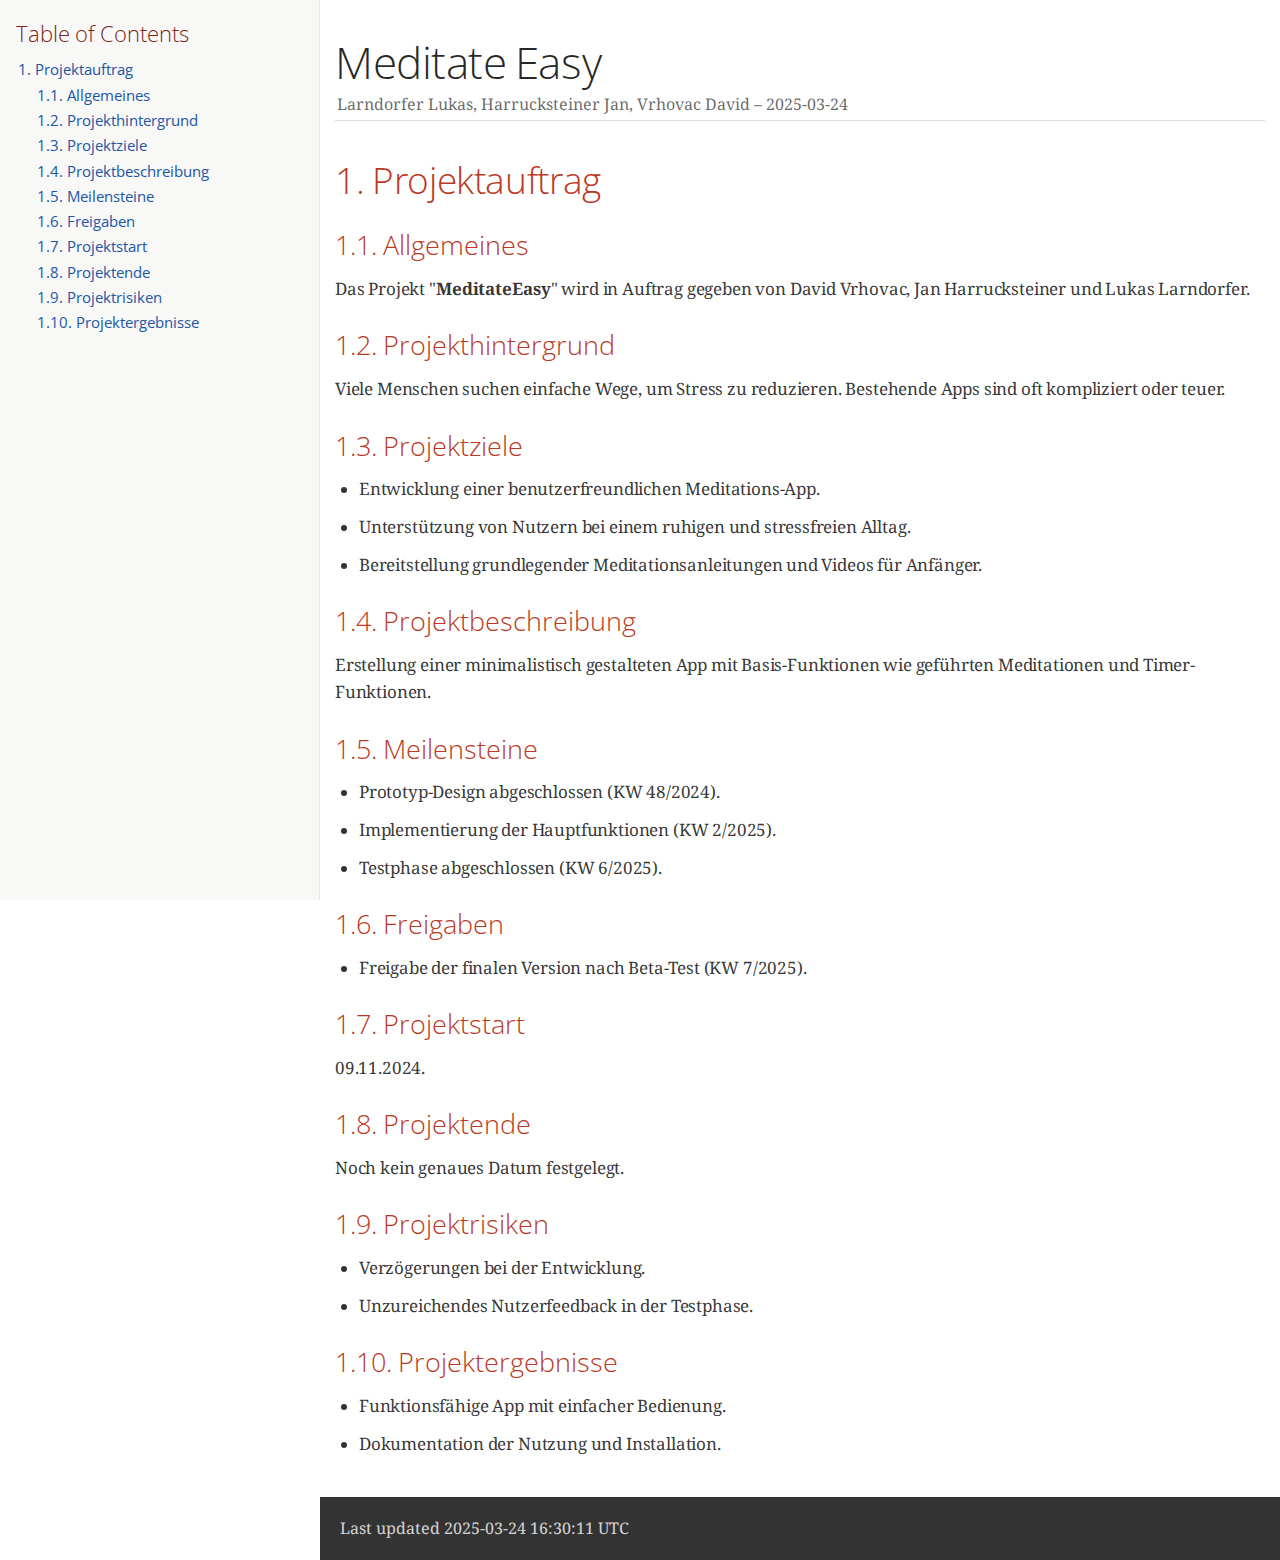
<file: projektauftrag.html>
<!DOCTYPE html>
<html lang="en">
<head>
<meta charset="UTF-8">
<meta http-equiv="X-UA-Compatible" content="IE=edge">
<meta name="viewport" content="width=device-width, initial-scale=1.0">
<meta name="generator" content="Asciidoctor 2.0.20">
<meta name="author" content="Larndorfer Lukas, Harrucksteiner Jan, Vrhovac David">
<link rel="icon" type="image/png" href="themes/favicon.png">
<title>Meditate Easy</title>
<link rel="stylesheet" href="https://fonts.googleapis.com/css?family=Open+Sans:300,300italic,400,400italic,600,600italic%7CNoto+Serif:400,400italic,700,700italic%7CDroid+Sans+Mono:400,700">
<style>
/*! Asciidoctor default stylesheet | MIT License | https://asciidoctor.org */
/* Uncomment the following line when using as a custom stylesheet */
/* @import "https://fonts.googleapis.com/css?family=Open+Sans:300,300italic,400,400italic,600,600italic%7CNoto+Serif:400,400italic,700,700italic%7CDroid+Sans+Mono:400,700"; */
html{font-family:sans-serif;-webkit-text-size-adjust:100%}
a{background:none}
a:focus{outline:thin dotted}
a:active,a:hover{outline:0}
h1{font-size:2em;margin:.67em 0}
b,strong{font-weight:bold}
abbr{font-size:.9em}
abbr[title]{cursor:help;border-bottom:1px dotted #dddddf;text-decoration:none}
dfn{font-style:italic}
hr{height:0}
mark{background:#ff0;color:#000}
code,kbd,pre,samp{font-family:monospace;font-size:1em}
pre{white-space:pre-wrap}
q{quotes:"\201C" "\201D" "\2018" "\2019"}
small{font-size:80%}
sub,sup{font-size:75%;line-height:0;position:relative;vertical-align:baseline}
sup{top:-.5em}
sub{bottom:-.25em}
img{border:0}
svg:not(:root){overflow:hidden}
figure{margin:0}
audio,video{display:inline-block}
audio:not([controls]){display:none;height:0}
fieldset{border:1px solid silver;margin:0 2px;padding:.35em .625em .75em}
legend{border:0;padding:0}
button,input,select,textarea{font-family:inherit;font-size:100%;margin:0}
button,input{line-height:normal}
button,select{text-transform:none}
button,html input[type=button],input[type=reset],input[type=submit]{-webkit-appearance:button;cursor:pointer}
button[disabled],html input[disabled]{cursor:default}
input[type=checkbox],input[type=radio]{padding:0}
button::-moz-focus-inner,input::-moz-focus-inner{border:0;padding:0}
textarea{overflow:auto;vertical-align:top}
table{border-collapse:collapse;border-spacing:0}
*,::before,::after{box-sizing:border-box}
html,body{font-size:100%}
body{background:#fff;color:rgba(0,0,0,.8);padding:0;margin:0;font-family:"Noto Serif","DejaVu Serif",serif;line-height:1;position:relative;cursor:auto;-moz-tab-size:4;-o-tab-size:4;tab-size:4;word-wrap:anywhere;-moz-osx-font-smoothing:grayscale;-webkit-font-smoothing:antialiased}
a:hover{cursor:pointer}
img,object,embed{max-width:100%;height:auto}
object,embed{height:100%}
img{-ms-interpolation-mode:bicubic}
.left{float:left!important}
.right{float:right!important}
.text-left{text-align:left!important}
.text-right{text-align:right!important}
.text-center{text-align:center!important}
.text-justify{text-align:justify!important}
.hide{display:none}
img,object,svg{display:inline-block;vertical-align:middle}
textarea{height:auto;min-height:50px}
select{width:100%}
.subheader,.admonitionblock td.content>.title,.audioblock>.title,.exampleblock>.title,.imageblock>.title,.listingblock>.title,.literalblock>.title,.stemblock>.title,.openblock>.title,.paragraph>.title,.quoteblock>.title,table.tableblock>.title,.verseblock>.title,.videoblock>.title,.dlist>.title,.olist>.title,.ulist>.title,.qlist>.title,.hdlist>.title{line-height:1.45;color:#7a2518;font-weight:400;margin-top:0;margin-bottom:.25em}
div,dl,dt,dd,ul,ol,li,h1,h2,h3,#toctitle,.sidebarblock>.content>.title,h4,h5,h6,pre,form,p,blockquote,th,td{margin:0;padding:0}
a{color:#2156a5;text-decoration:underline;line-height:inherit}
a:hover,a:focus{color:#1d4b8f}
a img{border:0}
p{line-height:1.6;margin-bottom:1.25em;text-rendering:optimizeLegibility}
p aside{font-size:.875em;line-height:1.35;font-style:italic}
h1,h2,h3,#toctitle,.sidebarblock>.content>.title,h4,h5,h6{font-family:"Open Sans","DejaVu Sans",sans-serif;font-weight:300;font-style:normal;color:#ba3925;text-rendering:optimizeLegibility;margin-top:1em;margin-bottom:.5em;line-height:1.0125em}
h1 small,h2 small,h3 small,#toctitle small,.sidebarblock>.content>.title small,h4 small,h5 small,h6 small{font-size:60%;color:#e99b8f;line-height:0}
h1{font-size:2.125em}
h2{font-size:1.6875em}
h3,#toctitle,.sidebarblock>.content>.title{font-size:1.375em}
h4,h5{font-size:1.125em}
h6{font-size:1em}
hr{border:solid #dddddf;border-width:1px 0 0;clear:both;margin:1.25em 0 1.1875em}
em,i{font-style:italic;line-height:inherit}
strong,b{font-weight:bold;line-height:inherit}
small{font-size:60%;line-height:inherit}
code{font-family:"Droid Sans Mono","DejaVu Sans Mono",monospace;font-weight:400;color:rgba(0,0,0,.9)}
ul,ol,dl{line-height:1.6;margin-bottom:1.25em;list-style-position:outside;font-family:inherit}
ul,ol{margin-left:1.5em}
ul li ul,ul li ol{margin-left:1.25em;margin-bottom:0}
ul.circle{list-style-type:circle}
ul.disc{list-style-type:disc}
ul.square{list-style-type:square}
ul.circle ul:not([class]),ul.disc ul:not([class]),ul.square ul:not([class]){list-style:inherit}
ol li ul,ol li ol{margin-left:1.25em;margin-bottom:0}
dl dt{margin-bottom:.3125em;font-weight:bold}
dl dd{margin-bottom:1.25em}
blockquote{margin:0 0 1.25em;padding:.5625em 1.25em 0 1.1875em;border-left:1px solid #ddd}
blockquote,blockquote p{line-height:1.6;color:rgba(0,0,0,.85)}
@media screen and (min-width:768px){h1,h2,h3,#toctitle,.sidebarblock>.content>.title,h4,h5,h6{line-height:1.2}
h1{font-size:2.75em}
h2{font-size:2.3125em}
h3,#toctitle,.sidebarblock>.content>.title{font-size:1.6875em}
h4{font-size:1.4375em}}
table{background:#fff;margin-bottom:1.25em;border:1px solid #dedede;word-wrap:normal}
table thead,table tfoot{background:#f7f8f7}
table thead tr th,table thead tr td,table tfoot tr th,table tfoot tr td{padding:.5em .625em .625em;font-size:inherit;color:rgba(0,0,0,.8);text-align:left}
table tr th,table tr td{padding:.5625em .625em;font-size:inherit;color:rgba(0,0,0,.8)}
table tr.even,table tr.alt{background:#f8f8f7}
table thead tr th,table tfoot tr th,table tbody tr td,table tr td,table tfoot tr td{line-height:1.6}
h1,h2,h3,#toctitle,.sidebarblock>.content>.title,h4,h5,h6{line-height:1.2;word-spacing:-.05em}
h1 strong,h2 strong,h3 strong,#toctitle strong,.sidebarblock>.content>.title strong,h4 strong,h5 strong,h6 strong{font-weight:400}
.center{margin-left:auto;margin-right:auto}
.stretch{width:100%}
.clearfix::before,.clearfix::after,.float-group::before,.float-group::after{content:" ";display:table}
.clearfix::after,.float-group::after{clear:both}
:not(pre).nobreak{word-wrap:normal}
:not(pre).nowrap{white-space:nowrap}
:not(pre).pre-wrap{white-space:pre-wrap}
:not(pre):not([class^=L])>code{font-size:.9375em;font-style:normal!important;letter-spacing:0;padding:.1em .5ex;word-spacing:-.15em;background:#f7f7f8;border-radius:4px;line-height:1.45;text-rendering:optimizeSpeed}
pre{color:rgba(0,0,0,.9);font-family:"Droid Sans Mono","DejaVu Sans Mono",monospace;line-height:1.45;text-rendering:optimizeSpeed}
pre code,pre pre{color:inherit;font-size:inherit;line-height:inherit}
pre>code{display:block}
pre.nowrap,pre.nowrap pre{white-space:pre;word-wrap:normal}
em em{font-style:normal}
strong strong{font-weight:400}
.keyseq{color:rgba(51,51,51,.8)}
kbd{font-family:"Droid Sans Mono","DejaVu Sans Mono",monospace;display:inline-block;color:rgba(0,0,0,.8);font-size:.65em;line-height:1.45;background:#f7f7f7;border:1px solid #ccc;border-radius:3px;box-shadow:0 1px 0 rgba(0,0,0,.2),inset 0 0 0 .1em #fff;margin:0 .15em;padding:.2em .5em;vertical-align:middle;position:relative;top:-.1em;white-space:nowrap}
.keyseq kbd:first-child{margin-left:0}
.keyseq kbd:last-child{margin-right:0}
.menuseq,.menuref{color:#000}
.menuseq b:not(.caret),.menuref{font-weight:inherit}
.menuseq{word-spacing:-.02em}
.menuseq b.caret{font-size:1.25em;line-height:.8}
.menuseq i.caret{font-weight:bold;text-align:center;width:.45em}
b.button::before,b.button::after{position:relative;top:-1px;font-weight:400}
b.button::before{content:"[";padding:0 3px 0 2px}
b.button::after{content:"]";padding:0 2px 0 3px}
p a>code:hover{color:rgba(0,0,0,.9)}
#header,#content,#footnotes,#footer{width:100%;margin:0 auto;max-width:62.5em;*zoom:1;position:relative;padding-left:.9375em;padding-right:.9375em}
#header::before,#header::after,#content::before,#content::after,#footnotes::before,#footnotes::after,#footer::before,#footer::after{content:" ";display:table}
#header::after,#content::after,#footnotes::after,#footer::after{clear:both}
#content{margin-top:1.25em}
#content::before{content:none}
#header>h1:first-child{color:rgba(0,0,0,.85);margin-top:2.25rem;margin-bottom:0}
#header>h1:first-child+#toc{margin-top:8px;border-top:1px solid #dddddf}
#header>h1:only-child,body.toc2 #header>h1:nth-last-child(2){border-bottom:1px solid #dddddf;padding-bottom:8px}
#header .details{border-bottom:1px solid #dddddf;line-height:1.45;padding-top:.25em;padding-bottom:.25em;padding-left:.25em;color:rgba(0,0,0,.6);display:flex;flex-flow:row wrap}
#header .details span:first-child{margin-left:-.125em}
#header .details span.email a{color:rgba(0,0,0,.85)}
#header .details br{display:none}
#header .details br+span::before{content:"\00a0\2013\00a0"}
#header .details br+span.author::before{content:"\00a0\22c5\00a0";color:rgba(0,0,0,.85)}
#header .details br+span#revremark::before{content:"\00a0|\00a0"}
#header #revnumber{text-transform:capitalize}
#header #revnumber::after{content:"\00a0"}
#content>h1:first-child:not([class]){color:rgba(0,0,0,.85);border-bottom:1px solid #dddddf;padding-bottom:8px;margin-top:0;padding-top:1rem;margin-bottom:1.25rem}
#toc{border-bottom:1px solid #e7e7e9;padding-bottom:.5em}
#toc>ul{margin-left:.125em}
#toc ul.sectlevel0>li>a{font-style:italic}
#toc ul.sectlevel0 ul.sectlevel1{margin:.5em 0}
#toc ul{font-family:"Open Sans","DejaVu Sans",sans-serif;list-style-type:none}
#toc li{line-height:1.3334;margin-top:.3334em}
#toc a{text-decoration:none}
#toc a:active{text-decoration:underline}
#toctitle{color:#7a2518;font-size:1.2em}
@media screen and (min-width:768px){#toctitle{font-size:1.375em}
body.toc2{padding-left:15em;padding-right:0}
#toc.toc2{margin-top:0!important;background:#f8f8f7;position:fixed;width:15em;left:0;top:0;border-right:1px solid #e7e7e9;border-top-width:0!important;border-bottom-width:0!important;z-index:1000;padding:1.25em 1em;height:100%;overflow:auto}
#toc.toc2 #toctitle{margin-top:0;margin-bottom:.8rem;font-size:1.2em}
#toc.toc2>ul{font-size:.9em;margin-bottom:0}
#toc.toc2 ul ul{margin-left:0;padding-left:1em}
#toc.toc2 ul.sectlevel0 ul.sectlevel1{padding-left:0;margin-top:.5em;margin-bottom:.5em}
body.toc2.toc-right{padding-left:0;padding-right:15em}
body.toc2.toc-right #toc.toc2{border-right-width:0;border-left:1px solid #e7e7e9;left:auto;right:0}}
@media screen and (min-width:1280px){body.toc2{padding-left:20em;padding-right:0}
#toc.toc2{width:20em}
#toc.toc2 #toctitle{font-size:1.375em}
#toc.toc2>ul{font-size:.95em}
#toc.toc2 ul ul{padding-left:1.25em}
body.toc2.toc-right{padding-left:0;padding-right:20em}}
#content #toc{border:1px solid #e0e0dc;margin-bottom:1.25em;padding:1.25em;background:#f8f8f7;border-radius:4px}
#content #toc>:first-child{margin-top:0}
#content #toc>:last-child{margin-bottom:0}
#footer{max-width:none;background:rgba(0,0,0,.8);padding:1.25em}
#footer-text{color:hsla(0,0%,100%,.8);line-height:1.44}
#content{margin-bottom:.625em}
.sect1{padding-bottom:.625em}
@media screen and (min-width:768px){#content{margin-bottom:1.25em}
.sect1{padding-bottom:1.25em}}
.sect1:last-child{padding-bottom:0}
.sect1+.sect1{border-top:1px solid #e7e7e9}
#content h1>a.anchor,h2>a.anchor,h3>a.anchor,#toctitle>a.anchor,.sidebarblock>.content>.title>a.anchor,h4>a.anchor,h5>a.anchor,h6>a.anchor{position:absolute;z-index:1001;width:1.5ex;margin-left:-1.5ex;display:block;text-decoration:none!important;visibility:hidden;text-align:center;font-weight:400}
#content h1>a.anchor::before,h2>a.anchor::before,h3>a.anchor::before,#toctitle>a.anchor::before,.sidebarblock>.content>.title>a.anchor::before,h4>a.anchor::before,h5>a.anchor::before,h6>a.anchor::before{content:"\00A7";font-size:.85em;display:block;padding-top:.1em}
#content h1:hover>a.anchor,#content h1>a.anchor:hover,h2:hover>a.anchor,h2>a.anchor:hover,h3:hover>a.anchor,#toctitle:hover>a.anchor,.sidebarblock>.content>.title:hover>a.anchor,h3>a.anchor:hover,#toctitle>a.anchor:hover,.sidebarblock>.content>.title>a.anchor:hover,h4:hover>a.anchor,h4>a.anchor:hover,h5:hover>a.anchor,h5>a.anchor:hover,h6:hover>a.anchor,h6>a.anchor:hover{visibility:visible}
#content h1>a.link,h2>a.link,h3>a.link,#toctitle>a.link,.sidebarblock>.content>.title>a.link,h4>a.link,h5>a.link,h6>a.link{color:#ba3925;text-decoration:none}
#content h1>a.link:hover,h2>a.link:hover,h3>a.link:hover,#toctitle>a.link:hover,.sidebarblock>.content>.title>a.link:hover,h4>a.link:hover,h5>a.link:hover,h6>a.link:hover{color:#a53221}
details,.audioblock,.imageblock,.literalblock,.listingblock,.stemblock,.videoblock{margin-bottom:1.25em}
details{margin-left:1.25rem}
details>summary{cursor:pointer;display:block;position:relative;line-height:1.6;margin-bottom:.625rem;outline:none;-webkit-tap-highlight-color:transparent}
details>summary::-webkit-details-marker{display:none}
details>summary::before{content:"";border:solid transparent;border-left:solid;border-width:.3em 0 .3em .5em;position:absolute;top:.5em;left:-1.25rem;transform:translateX(15%)}
details[open]>summary::before{border:solid transparent;border-top:solid;border-width:.5em .3em 0;transform:translateY(15%)}
details>summary::after{content:"";width:1.25rem;height:1em;position:absolute;top:.3em;left:-1.25rem}
.admonitionblock td.content>.title,.audioblock>.title,.exampleblock>.title,.imageblock>.title,.listingblock>.title,.literalblock>.title,.stemblock>.title,.openblock>.title,.paragraph>.title,.quoteblock>.title,table.tableblock>.title,.verseblock>.title,.videoblock>.title,.dlist>.title,.olist>.title,.ulist>.title,.qlist>.title,.hdlist>.title{text-rendering:optimizeLegibility;text-align:left;font-family:"Noto Serif","DejaVu Serif",serif;font-size:1rem;font-style:italic}
table.tableblock.fit-content>caption.title{white-space:nowrap;width:0}
.paragraph.lead>p,#preamble>.sectionbody>[class=paragraph]:first-of-type p{font-size:1.21875em;line-height:1.6;color:rgba(0,0,0,.85)}
.admonitionblock>table{border-collapse:separate;border:0;background:none;width:100%}
.admonitionblock>table td.icon{text-align:center;width:80px}
.admonitionblock>table td.icon img{max-width:none}
.admonitionblock>table td.icon .title{font-weight:bold;font-family:"Open Sans","DejaVu Sans",sans-serif;text-transform:uppercase}
.admonitionblock>table td.content{padding-left:1.125em;padding-right:1.25em;border-left:1px solid #dddddf;color:rgba(0,0,0,.6);word-wrap:anywhere}
.admonitionblock>table td.content>:last-child>:last-child{margin-bottom:0}
.exampleblock>.content{border:1px solid #e6e6e6;margin-bottom:1.25em;padding:1.25em;background:#fff;border-radius:4px}
.sidebarblock{border:1px solid #dbdbd6;margin-bottom:1.25em;padding:1.25em;background:#f3f3f2;border-radius:4px}
.sidebarblock>.content>.title{color:#7a2518;margin-top:0;text-align:center}
.exampleblock>.content>:first-child,.sidebarblock>.content>:first-child{margin-top:0}
.exampleblock>.content>:last-child,.exampleblock>.content>:last-child>:last-child,.exampleblock>.content .olist>ol>li:last-child>:last-child,.exampleblock>.content .ulist>ul>li:last-child>:last-child,.exampleblock>.content .qlist>ol>li:last-child>:last-child,.sidebarblock>.content>:last-child,.sidebarblock>.content>:last-child>:last-child,.sidebarblock>.content .olist>ol>li:last-child>:last-child,.sidebarblock>.content .ulist>ul>li:last-child>:last-child,.sidebarblock>.content .qlist>ol>li:last-child>:last-child{margin-bottom:0}
.literalblock pre,.listingblock>.content>pre{border-radius:4px;overflow-x:auto;padding:1em;font-size:.8125em}
@media screen and (min-width:768px){.literalblock pre,.listingblock>.content>pre{font-size:.90625em}}
@media screen and (min-width:1280px){.literalblock pre,.listingblock>.content>pre{font-size:1em}}
.literalblock pre,.listingblock>.content>pre:not(.highlight),.listingblock>.content>pre[class=highlight],.listingblock>.content>pre[class^="highlight "]{background:#f7f7f8}
.literalblock.output pre{color:#f7f7f8;background:rgba(0,0,0,.9)}
.listingblock>.content{position:relative}
.listingblock code[data-lang]::before{display:none;content:attr(data-lang);position:absolute;font-size:.75em;top:.425rem;right:.5rem;line-height:1;text-transform:uppercase;color:inherit;opacity:.5}
.listingblock:hover code[data-lang]::before{display:block}
.listingblock.terminal pre .command::before{content:attr(data-prompt);padding-right:.5em;color:inherit;opacity:.5}
.listingblock.terminal pre .command:not([data-prompt])::before{content:"$"}
.listingblock pre.highlightjs{padding:0}
.listingblock pre.highlightjs>code{padding:1em;border-radius:4px}
.listingblock pre.prettyprint{border-width:0}
.prettyprint{background:#f7f7f8}
pre.prettyprint .linenums{line-height:1.45;margin-left:2em}
pre.prettyprint li{background:none;list-style-type:inherit;padding-left:0}
pre.prettyprint li code[data-lang]::before{opacity:1}
pre.prettyprint li:not(:first-child) code[data-lang]::before{display:none}
table.linenotable{border-collapse:separate;border:0;margin-bottom:0;background:none}
table.linenotable td[class]{color:inherit;vertical-align:top;padding:0;line-height:inherit;white-space:normal}
table.linenotable td.code{padding-left:.75em}
table.linenotable td.linenos,pre.pygments .linenos{border-right:1px solid;opacity:.35;padding-right:.5em;-webkit-user-select:none;-moz-user-select:none;-ms-user-select:none;user-select:none}
pre.pygments span.linenos{display:inline-block;margin-right:.75em}
.quoteblock{margin:0 1em 1.25em 1.5em;display:table}
.quoteblock:not(.excerpt)>.title{margin-left:-1.5em;margin-bottom:.75em}
.quoteblock blockquote,.quoteblock p{color:rgba(0,0,0,.85);font-size:1.15rem;line-height:1.75;word-spacing:.1em;letter-spacing:0;font-style:italic;text-align:justify}
.quoteblock blockquote{margin:0;padding:0;border:0}
.quoteblock blockquote::before{content:"\201c";float:left;font-size:2.75em;font-weight:bold;line-height:.6em;margin-left:-.6em;color:#7a2518;text-shadow:0 1px 2px rgba(0,0,0,.1)}
.quoteblock blockquote>.paragraph:last-child p{margin-bottom:0}
.quoteblock .attribution{margin-top:.75em;margin-right:.5ex;text-align:right}
.verseblock{margin:0 1em 1.25em}
.verseblock pre{font-family:"Open Sans","DejaVu Sans",sans-serif;font-size:1.15rem;color:rgba(0,0,0,.85);font-weight:300;text-rendering:optimizeLegibility}
.verseblock pre strong{font-weight:400}
.verseblock .attribution{margin-top:1.25rem;margin-left:.5ex}
.quoteblock .attribution,.verseblock .attribution{font-size:.9375em;line-height:1.45;font-style:italic}
.quoteblock .attribution br,.verseblock .attribution br{display:none}
.quoteblock .attribution cite,.verseblock .attribution cite{display:block;letter-spacing:-.025em;color:rgba(0,0,0,.6)}
.quoteblock.abstract blockquote::before,.quoteblock.excerpt blockquote::before,.quoteblock .quoteblock blockquote::before{display:none}
.quoteblock.abstract blockquote,.quoteblock.abstract p,.quoteblock.excerpt blockquote,.quoteblock.excerpt p,.quoteblock .quoteblock blockquote,.quoteblock .quoteblock p{line-height:1.6;word-spacing:0}
.quoteblock.abstract{margin:0 1em 1.25em;display:block}
.quoteblock.abstract>.title{margin:0 0 .375em;font-size:1.15em;text-align:center}
.quoteblock.excerpt>blockquote,.quoteblock .quoteblock{padding:0 0 .25em 1em;border-left:.25em solid #dddddf}
.quoteblock.excerpt,.quoteblock .quoteblock{margin-left:0}
.quoteblock.excerpt blockquote,.quoteblock.excerpt p,.quoteblock .quoteblock blockquote,.quoteblock .quoteblock p{color:inherit;font-size:1.0625rem}
.quoteblock.excerpt .attribution,.quoteblock .quoteblock .attribution{color:inherit;font-size:.85rem;text-align:left;margin-right:0}
p.tableblock:last-child{margin-bottom:0}
td.tableblock>.content{margin-bottom:1.25em;word-wrap:anywhere}
td.tableblock>.content>:last-child{margin-bottom:-1.25em}
table.tableblock,th.tableblock,td.tableblock{border:0 solid #dedede}
table.grid-all>*>tr>*{border-width:1px}
table.grid-cols>*>tr>*{border-width:0 1px}
table.grid-rows>*>tr>*{border-width:1px 0}
table.frame-all{border-width:1px}
table.frame-ends{border-width:1px 0}
table.frame-sides{border-width:0 1px}
table.frame-none>colgroup+*>:first-child>*,table.frame-sides>colgroup+*>:first-child>*{border-top-width:0}
table.frame-none>:last-child>:last-child>*,table.frame-sides>:last-child>:last-child>*{border-bottom-width:0}
table.frame-none>*>tr>:first-child,table.frame-ends>*>tr>:first-child{border-left-width:0}
table.frame-none>*>tr>:last-child,table.frame-ends>*>tr>:last-child{border-right-width:0}
table.stripes-all>*>tr,table.stripes-odd>*>tr:nth-of-type(odd),table.stripes-even>*>tr:nth-of-type(even),table.stripes-hover>*>tr:hover{background:#f8f8f7}
th.halign-left,td.halign-left{text-align:left}
th.halign-right,td.halign-right{text-align:right}
th.halign-center,td.halign-center{text-align:center}
th.valign-top,td.valign-top{vertical-align:top}
th.valign-bottom,td.valign-bottom{vertical-align:bottom}
th.valign-middle,td.valign-middle{vertical-align:middle}
table thead th,table tfoot th{font-weight:bold}
tbody tr th{background:#f7f8f7}
tbody tr th,tbody tr th p,tfoot tr th,tfoot tr th p{color:rgba(0,0,0,.8);font-weight:bold}
p.tableblock>code:only-child{background:none;padding:0}
p.tableblock{font-size:1em}
ol{margin-left:1.75em}
ul li ol{margin-left:1.5em}
dl dd{margin-left:1.125em}
dl dd:last-child,dl dd:last-child>:last-child{margin-bottom:0}
li p,ul dd,ol dd,.olist .olist,.ulist .ulist,.ulist .olist,.olist .ulist{margin-bottom:.625em}
ul.checklist,ul.none,ol.none,ul.no-bullet,ol.no-bullet,ol.unnumbered,ul.unstyled,ol.unstyled{list-style-type:none}
ul.no-bullet,ol.no-bullet,ol.unnumbered{margin-left:.625em}
ul.unstyled,ol.unstyled{margin-left:0}
li>p:empty:only-child::before{content:"";display:inline-block}
ul.checklist>li>p:first-child{margin-left:-1em}
ul.checklist>li>p:first-child>.fa-square-o:first-child,ul.checklist>li>p:first-child>.fa-check-square-o:first-child{width:1.25em;font-size:.8em;position:relative;bottom:.125em}
ul.checklist>li>p:first-child>input[type=checkbox]:first-child{margin-right:.25em}
ul.inline{display:flex;flex-flow:row wrap;list-style:none;margin:0 0 .625em -1.25em}
ul.inline>li{margin-left:1.25em}
.unstyled dl dt{font-weight:400;font-style:normal}
ol.arabic{list-style-type:decimal}
ol.decimal{list-style-type:decimal-leading-zero}
ol.loweralpha{list-style-type:lower-alpha}
ol.upperalpha{list-style-type:upper-alpha}
ol.lowerroman{list-style-type:lower-roman}
ol.upperroman{list-style-type:upper-roman}
ol.lowergreek{list-style-type:lower-greek}
.hdlist>table,.colist>table{border:0;background:none}
.hdlist>table>tbody>tr,.colist>table>tbody>tr{background:none}
td.hdlist1,td.hdlist2{vertical-align:top;padding:0 .625em}
td.hdlist1{font-weight:bold;padding-bottom:1.25em}
td.hdlist2{word-wrap:anywhere}
.literalblock+.colist,.listingblock+.colist{margin-top:-.5em}
.colist td:not([class]):first-child{padding:.4em .75em 0;line-height:1;vertical-align:top}
.colist td:not([class]):first-child img{max-width:none}
.colist td:not([class]):last-child{padding:.25em 0}
.thumb,.th{line-height:0;display:inline-block;border:4px solid #fff;box-shadow:0 0 0 1px #ddd}
.imageblock.left{margin:.25em .625em 1.25em 0}
.imageblock.right{margin:.25em 0 1.25em .625em}
.imageblock>.title{margin-bottom:0}
.imageblock.thumb,.imageblock.th{border-width:6px}
.imageblock.thumb>.title,.imageblock.th>.title{padding:0 .125em}
.image.left,.image.right{margin-top:.25em;margin-bottom:.25em;display:inline-block;line-height:0}
.image.left{margin-right:.625em}
.image.right{margin-left:.625em}
a.image{text-decoration:none;display:inline-block}
a.image object{pointer-events:none}
sup.footnote,sup.footnoteref{font-size:.875em;position:static;vertical-align:super}
sup.footnote a,sup.footnoteref a{text-decoration:none}
sup.footnote a:active,sup.footnoteref a:active{text-decoration:underline}
#footnotes{padding-top:.75em;padding-bottom:.75em;margin-bottom:.625em}
#footnotes hr{width:20%;min-width:6.25em;margin:-.25em 0 .75em;border-width:1px 0 0}
#footnotes .footnote{padding:0 .375em 0 .225em;line-height:1.3334;font-size:.875em;margin-left:1.2em;margin-bottom:.2em}
#footnotes .footnote a:first-of-type{font-weight:bold;text-decoration:none;margin-left:-1.05em}
#footnotes .footnote:last-of-type{margin-bottom:0}
#content #footnotes{margin-top:-.625em;margin-bottom:0;padding:.75em 0}
div.unbreakable{page-break-inside:avoid}
.big{font-size:larger}
.small{font-size:smaller}
.underline{text-decoration:underline}
.overline{text-decoration:overline}
.line-through{text-decoration:line-through}
.aqua{color:#00bfbf}
.aqua-background{background:#00fafa}
.black{color:#000}
.black-background{background:#000}
.blue{color:#0000bf}
.blue-background{background:#0000fa}
.fuchsia{color:#bf00bf}
.fuchsia-background{background:#fa00fa}
.gray{color:#606060}
.gray-background{background:#7d7d7d}
.green{color:#006000}
.green-background{background:#007d00}
.lime{color:#00bf00}
.lime-background{background:#00fa00}
.maroon{color:#600000}
.maroon-background{background:#7d0000}
.navy{color:#000060}
.navy-background{background:#00007d}
.olive{color:#606000}
.olive-background{background:#7d7d00}
.purple{color:#600060}
.purple-background{background:#7d007d}
.red{color:#bf0000}
.red-background{background:#fa0000}
.silver{color:#909090}
.silver-background{background:#bcbcbc}
.teal{color:#006060}
.teal-background{background:#007d7d}
.white{color:#bfbfbf}
.white-background{background:#fafafa}
.yellow{color:#bfbf00}
.yellow-background{background:#fafa00}
span.icon>.fa{cursor:default}
a span.icon>.fa{cursor:inherit}
.admonitionblock td.icon [class^="fa icon-"]{font-size:2.5em;text-shadow:1px 1px 2px rgba(0,0,0,.5);cursor:default}
.admonitionblock td.icon .icon-note::before{content:"\f05a";color:#19407c}
.admonitionblock td.icon .icon-tip::before{content:"\f0eb";text-shadow:1px 1px 2px rgba(155,155,0,.8);color:#111}
.admonitionblock td.icon .icon-warning::before{content:"\f071";color:#bf6900}
.admonitionblock td.icon .icon-caution::before{content:"\f06d";color:#bf3400}
.admonitionblock td.icon .icon-important::before{content:"\f06a";color:#bf0000}
.conum[data-value]{display:inline-block;color:#fff!important;background:rgba(0,0,0,.8);border-radius:50%;text-align:center;font-size:.75em;width:1.67em;height:1.67em;line-height:1.67em;font-family:"Open Sans","DejaVu Sans",sans-serif;font-style:normal;font-weight:bold}
.conum[data-value] *{color:#fff!important}
.conum[data-value]+b{display:none}
.conum[data-value]::after{content:attr(data-value)}
pre .conum[data-value]{position:relative;top:-.125em}
b.conum *{color:inherit!important}
.conum:not([data-value]):empty{display:none}
dt,th.tableblock,td.content,div.footnote{text-rendering:optimizeLegibility}
h1,h2,p,td.content,span.alt,summary{letter-spacing:-.01em}
p strong,td.content strong,div.footnote strong{letter-spacing:-.005em}
p,blockquote,dt,td.content,td.hdlist1,span.alt,summary{font-size:1.0625rem}
p{margin-bottom:1.25rem}
.sidebarblock p,.sidebarblock dt,.sidebarblock td.content,p.tableblock{font-size:1em}
.exampleblock>.content{background:#fffef7;border-color:#e0e0dc;box-shadow:0 1px 4px #e0e0dc}
.print-only{display:none!important}
@page{margin:1.25cm .75cm}
@media print{*{box-shadow:none!important;text-shadow:none!important}
html{font-size:80%}
a{color:inherit!important;text-decoration:underline!important}
a.bare,a[href^="#"],a[href^="mailto:"]{text-decoration:none!important}
a[href^="http:"]:not(.bare)::after,a[href^="https:"]:not(.bare)::after{content:"(" attr(href) ")";display:inline-block;font-size:.875em;padding-left:.25em}
abbr[title]{border-bottom:1px dotted}
abbr[title]::after{content:" (" attr(title) ")"}
pre,blockquote,tr,img,object,svg{page-break-inside:avoid}
thead{display:table-header-group}
svg{max-width:100%}
p,blockquote,dt,td.content{font-size:1em;orphans:3;widows:3}
h2,h3,#toctitle,.sidebarblock>.content>.title{page-break-after:avoid}
#header,#content,#footnotes,#footer{max-width:none}
#toc,.sidebarblock,.exampleblock>.content{background:none!important}
#toc{border-bottom:1px solid #dddddf!important;padding-bottom:0!important}
body.book #header{text-align:center}
body.book #header>h1:first-child{border:0!important;margin:2.5em 0 1em}
body.book #header .details{border:0!important;display:block;padding:0!important}
body.book #header .details span:first-child{margin-left:0!important}
body.book #header .details br{display:block}
body.book #header .details br+span::before{content:none!important}
body.book #toc{border:0!important;text-align:left!important;padding:0!important;margin:0!important}
body.book #toc,body.book #preamble,body.book h1.sect0,body.book .sect1>h2{page-break-before:always}
.listingblock code[data-lang]::before{display:block}
#footer{padding:0 .9375em}
.hide-on-print{display:none!important}
.print-only{display:block!important}
.hide-for-print{display:none!important}
.show-for-print{display:inherit!important}}
@media amzn-kf8,print{#header>h1:first-child{margin-top:1.25rem}
.sect1{padding:0!important}
.sect1+.sect1{border:0}
#footer{background:none}
#footer-text{color:rgba(0,0,0,.6);font-size:.9em}}
@media amzn-kf8{#header,#content,#footnotes,#footer{padding:0}}
</style>
<link rel="stylesheet" href="https://cdnjs.cloudflare.com/ajax/libs/font-awesome/4.7.0/css/font-awesome.min.css">
<style>
    pre.rouge .hll {
        background-color: #ffc;
        display: block;
    }
    pre.rouge .hll * {
        background-color: initial;
    }
</style>
</head>
<body class="article toc2 toc-left">
<div id="header">
<h1>Meditate Easy</h1>
<div class="details">
<span id="author" class="author">Larndorfer Lukas, Harrucksteiner Jan, Vrhovac David</span><br>
<span id="revdate">2025-03-24</span>
</div>
<div id="toc" class="toc2">
<div id="toctitle">Table of Contents</div>
<ul class="sectlevel1">
<li><a href="#_projektauftrag">1. Projektauftrag</a>
<ul class="sectlevel2">
<li><a href="#_allgemeines">1.1. Allgemeines</a></li>
<li><a href="#_projekthintergrund">1.2. Projekthintergrund</a></li>
<li><a href="#_projektziele">1.3. Projektziele</a></li>
<li><a href="#_projektbeschreibung">1.4. Projektbeschreibung</a></li>
<li><a href="#_meilensteine">1.5. Meilensteine</a></li>
<li><a href="#_freigaben">1.6. Freigaben</a></li>
<li><a href="#_projektstart">1.7. Projektstart</a></li>
<li><a href="#_projektende">1.8. Projektende</a></li>
<li><a href="#_projektrisiken">1.9. Projektrisiken</a></li>
<li><a href="#_projektergebnisse">1.10. Projektergebnisse</a></li>
</ul>
</li>
</ul>
</div>
</div>
<div id="content">
<div class="sect1">
<h2 id="_projektauftrag"><a class="anchor" href="#_projektauftrag"></a>1. Projektauftrag</h2>
<div class="sectionbody">
<div class="sect2">
<h3 id="_allgemeines"><a class="anchor" href="#_allgemeines"></a>1.1. Allgemeines</h3>
<div class="paragraph">
<p>Das Projekt "<strong>MeditateEasy</strong>" wird in Auftrag gegeben von David Vrhovac, Jan Harrucksteiner und Lukas Larndorfer.</p>
</div>
</div>
<div class="sect2">
<h3 id="_projekthintergrund"><a class="anchor" href="#_projekthintergrund"></a>1.2. Projekthintergrund</h3>
<div class="paragraph">
<p>Viele Menschen suchen einfache Wege, um Stress zu reduzieren. Bestehende Apps sind oft kompliziert oder teuer.</p>
</div>
</div>
<div class="sect2">
<h3 id="_projektziele"><a class="anchor" href="#_projektziele"></a>1.3. Projektziele</h3>
<div class="ulist">
<ul>
<li>
<p>Entwicklung einer benutzerfreundlichen Meditations-App.</p>
</li>
<li>
<p>Unterstützung von Nutzern bei einem ruhigen und stressfreien Alltag.</p>
</li>
<li>
<p>Bereitstellung grundlegender Meditationsanleitungen und Videos für Anfänger.</p>
</li>
</ul>
</div>
</div>
<div class="sect2">
<h3 id="_projektbeschreibung"><a class="anchor" href="#_projektbeschreibung"></a>1.4. Projektbeschreibung</h3>
<div class="paragraph">
<p>Erstellung einer minimalistisch gestalteten App mit Basis-Funktionen wie geführten Meditationen und Timer-Funktionen.</p>
</div>
</div>
<div class="sect2">
<h3 id="_meilensteine"><a class="anchor" href="#_meilensteine"></a>1.5. Meilensteine</h3>
<div class="ulist">
<ul>
<li>
<p>Prototyp-Design abgeschlossen (KW 48/2024).</p>
</li>
<li>
<p>Implementierung der Hauptfunktionen (KW 2/2025).</p>
</li>
<li>
<p>Testphase abgeschlossen (KW 6/2025).</p>
</li>
</ul>
</div>
</div>
<div class="sect2">
<h3 id="_freigaben"><a class="anchor" href="#_freigaben"></a>1.6. Freigaben</h3>
<div class="ulist">
<ul>
<li>
<p>Freigabe der finalen Version nach Beta-Test (KW 7/2025).</p>
</li>
</ul>
</div>
</div>
<div class="sect2">
<h3 id="_projektstart"><a class="anchor" href="#_projektstart"></a>1.7. Projektstart</h3>
<div class="paragraph">
<p>09.11.2024.</p>
</div>
</div>
<div class="sect2">
<h3 id="_projektende"><a class="anchor" href="#_projektende"></a>1.8. Projektende</h3>
<div class="paragraph">
<p>Noch kein genaues Datum festgelegt.</p>
</div>
</div>
<div class="sect2">
<h3 id="_projektrisiken"><a class="anchor" href="#_projektrisiken"></a>1.9. Projektrisiken</h3>
<div class="ulist">
<ul>
<li>
<p>Verzögerungen bei der Entwicklung.</p>
</li>
<li>
<p>Unzureichendes Nutzerfeedback in der Testphase.</p>
</li>
</ul>
</div>
</div>
<div class="sect2">
<h3 id="_projektergebnisse"><a class="anchor" href="#_projektergebnisse"></a>1.10. Projektergebnisse</h3>
<div class="ulist">
<ul>
<li>
<p>Funktionsfähige App mit einfacher Bedienung.</p>
</li>
<li>
<p>Dokumentation der Nutzung und Installation.</p>
</li>
</ul>
</div>
</div>
</div>
</div>
</div>
<div id="footer">
<div id="footer-text">
Last updated 2025-03-24 16:30:11 UTC
</div>
</div>
</body>
</html>
</file>
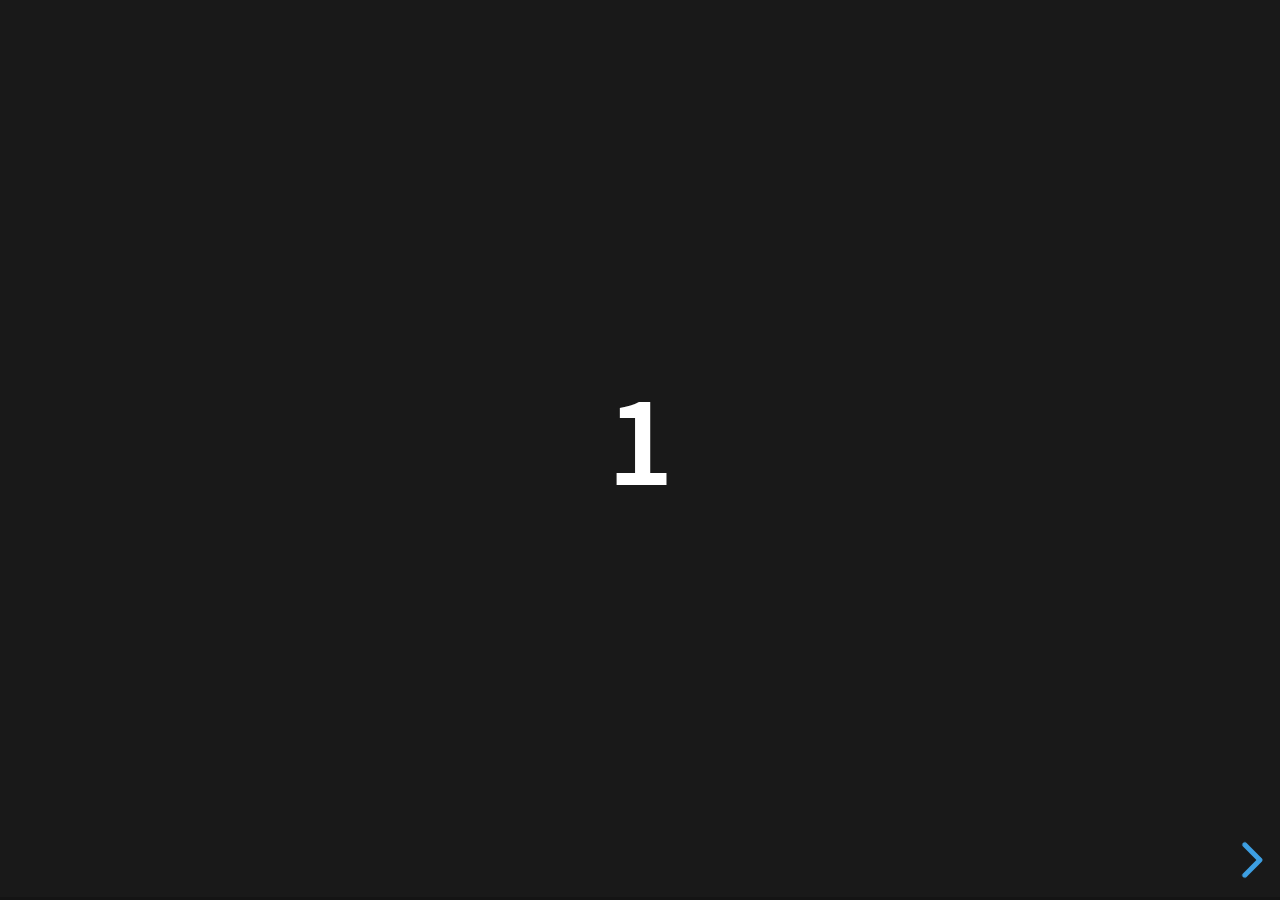
<file: slides/revealjs/examples/500-slides.html>
<!doctype html>
<html lang="en">
	<head>
		<meta charset="utf-8">

		<title>reveal.js - 500 slides</title>

		<meta name="viewport" content="width=device-width, initial-scale=1.0, maximum-scale=1.0, user-scalable=no">

		<link rel="stylesheet" href="../dist/reveal.css">
		<link rel="stylesheet" href="../dist/theme/black.css">
	</head>

	<body>
		<div class="reveal">
			<div class="slides">
				<section><h1>1</h1></section>
				<section><h1>2</h1></section>
				<section><h1>3</h1></section>
				<section><h1>4</h1></section>
				<section><h1>5</h1></section>
				<section><h1>6</h1></section>
				<section><h1>7</h1></section>
				<section><h1>8</h1></section>
				<section><h1>9</h1></section>
				<section><h1>10</h1></section>
				<section><h1>11</h1></section>
				<section><h1>12</h1></section>
				<section><h1>13</h1></section>
				<section><h1>14</h1></section>
				<section><h1>15</h1></section>
				<section><h1>16</h1></section>
				<section><h1>17</h1></section>
				<section><h1>18</h1></section>
				<section><h1>19</h1></section>
				<section><h1>20</h1></section>
				<section><h1>21</h1></section>
				<section><h1>22</h1></section>
				<section><h1>23</h1></section>
				<section><h1>24</h1></section>
				<section><h1>25</h1></section>
				<section><h1>26</h1></section>
				<section><h1>27</h1></section>
				<section><h1>28</h1></section>
				<section><h1>29</h1></section>
				<section><h1>30</h1></section>
				<section><h1>31</h1></section>
				<section><h1>32</h1></section>
				<section><h1>33</h1></section>
				<section><h1>34</h1></section>
				<section><h1>35</h1></section>
				<section><h1>36</h1></section>
				<section><h1>37</h1></section>
				<section><h1>38</h1></section>
				<section><h1>39</h1></section>
				<section><h1>40</h1></section>
				<section><h1>41</h1></section>
				<section><h1>42</h1></section>
				<section><h1>43</h1></section>
				<section><h1>44</h1></section>
				<section><h1>45</h1></section>
				<section><h1>46</h1></section>
				<section><h1>47</h1></section>
				<section><h1>48</h1></section>
				<section><h1>49</h1></section>
				<section><h1>50</h1></section>
				<section><h1>51</h1></section>
				<section><h1>52</h1></section>
				<section><h1>53</h1></section>
				<section><h1>54</h1></section>
				<section><h1>55</h1></section>
				<section><h1>56</h1></section>
				<section><h1>57</h1></section>
				<section><h1>58</h1></section>
				<section><h1>59</h1></section>
				<section><h1>60</h1></section>
				<section><h1>61</h1></section>
				<section><h1>62</h1></section>
				<section><h1>63</h1></section>
				<section><h1>64</h1></section>
				<section><h1>65</h1></section>
				<section><h1>66</h1></section>
				<section><h1>67</h1></section>
				<section><h1>68</h1></section>
				<section><h1>69</h1></section>
				<section><h1>70</h1></section>
				<section><h1>71</h1></section>
				<section><h1>72</h1></section>
				<section><h1>73</h1></section>
				<section><h1>74</h1></section>
				<section><h1>75</h1></section>
				<section><h1>76</h1></section>
				<section><h1>77</h1></section>
				<section><h1>78</h1></section>
				<section><h1>79</h1></section>
				<section><h1>80</h1></section>
				<section><h1>81</h1></section>
				<section><h1>82</h1></section>
				<section><h1>83</h1></section>
				<section><h1>84</h1></section>
				<section><h1>85</h1></section>
				<section><h1>86</h1></section>
				<section><h1>87</h1></section>
				<section><h1>88</h1></section>
				<section><h1>89</h1></section>
				<section><h1>90</h1></section>
				<section><h1>91</h1></section>
				<section><h1>92</h1></section>
				<section><h1>93</h1></section>
				<section><h1>94</h1></section>
				<section><h1>95</h1></section>
				<section><h1>96</h1></section>
				<section><h1>97</h1></section>
				<section><h1>98</h1></section>
				<section><h1>99</h1></section>
				<section><h1>100</h1></section>
				<section><h1>101</h1></section>
				<section><h1>102</h1></section>
				<section><h1>103</h1></section>
				<section><h1>104</h1></section>
				<section><h1>105</h1></section>
				<section><h1>106</h1></section>
				<section><h1>107</h1></section>
				<section><h1>108</h1></section>
				<section><h1>109</h1></section>
				<section><h1>110</h1></section>
				<section><h1>111</h1></section>
				<section><h1>112</h1></section>
				<section><h1>113</h1></section>
				<section><h1>114</h1></section>
				<section><h1>115</h1></section>
				<section><h1>116</h1></section>
				<section><h1>117</h1></section>
				<section><h1>118</h1></section>
				<section><h1>119</h1></section>
				<section><h1>120</h1></section>
				<section><h1>121</h1></section>
				<section><h1>122</h1></section>
				<section><h1>123</h1></section>
				<section><h1>124</h1></section>
				<section><h1>125</h1></section>
				<section><h1>126</h1></section>
				<section><h1>127</h1></section>
				<section><h1>128</h1></section>
				<section><h1>129</h1></section>
				<section><h1>130</h1></section>
				<section><h1>131</h1></section>
				<section><h1>132</h1></section>
				<section><h1>133</h1></section>
				<section><h1>134</h1></section>
				<section><h1>135</h1></section>
				<section><h1>136</h1></section>
				<section><h1>137</h1></section>
				<section><h1>138</h1></section>
				<section><h1>139</h1></section>
				<section><h1>140</h1></section>
				<section><h1>141</h1></section>
				<section><h1>142</h1></section>
				<section><h1>143</h1></section>
				<section><h1>144</h1></section>
				<section><h1>145</h1></section>
				<section><h1>146</h1></section>
				<section><h1>147</h1></section>
				<section><h1>148</h1></section>
				<section><h1>149</h1></section>
				<section><h1>150</h1></section>
				<section><h1>151</h1></section>
				<section><h1>152</h1></section>
				<section><h1>153</h1></section>
				<section><h1>154</h1></section>
				<section><h1>155</h1></section>
				<section><h1>156</h1></section>
				<section><h1>157</h1></section>
				<section><h1>158</h1></section>
				<section><h1>159</h1></section>
				<section><h1>160</h1></section>
				<section><h1>161</h1></section>
				<section><h1>162</h1></section>
				<section><h1>163</h1></section>
				<section><h1>164</h1></section>
				<section><h1>165</h1></section>
				<section><h1>166</h1></section>
				<section><h1>167</h1></section>
				<section><h1>168</h1></section>
				<section><h1>169</h1></section>
				<section><h1>170</h1></section>
				<section><h1>171</h1></section>
				<section><h1>172</h1></section>
				<section><h1>173</h1></section>
				<section><h1>174</h1></section>
				<section><h1>175</h1></section>
				<section><h1>176</h1></section>
				<section><h1>177</h1></section>
				<section><h1>178</h1></section>
				<section><h1>179</h1></section>
				<section><h1>180</h1></section>
				<section><h1>181</h1></section>
				<section><h1>182</h1></section>
				<section><h1>183</h1></section>
				<section><h1>184</h1></section>
				<section><h1>185</h1></section>
				<section><h1>186</h1></section>
				<section><h1>187</h1></section>
				<section><h1>188</h1></section>
				<section><h1>189</h1></section>
				<section><h1>190</h1></section>
				<section><h1>191</h1></section>
				<section><h1>192</h1></section>
				<section><h1>193</h1></section>
				<section><h1>194</h1></section>
				<section><h1>195</h1></section>
				<section><h1>196</h1></section>
				<section><h1>197</h1></section>
				<section><h1>198</h1></section>
				<section><h1>199</h1></section>
				<section><h1>200</h1></section>
				<section><h1>201</h1></section>
				<section><h1>202</h1></section>
				<section><h1>203</h1></section>
				<section><h1>204</h1></section>
				<section><h1>205</h1></section>
				<section><h1>206</h1></section>
				<section><h1>207</h1></section>
				<section><h1>208</h1></section>
				<section><h1>209</h1></section>
				<section><h1>210</h1></section>
				<section><h1>211</h1></section>
				<section><h1>212</h1></section>
				<section><h1>213</h1></section>
				<section><h1>214</h1></section>
				<section><h1>215</h1></section>
				<section><h1>216</h1></section>
				<section><h1>217</h1></section>
				<section><h1>218</h1></section>
				<section><h1>219</h1></section>
				<section><h1>220</h1></section>
				<section><h1>221</h1></section>
				<section><h1>222</h1></section>
				<section><h1>223</h1></section>
				<section><h1>224</h1></section>
				<section><h1>225</h1></section>
				<section><h1>226</h1></section>
				<section><h1>227</h1></section>
				<section><h1>228</h1></section>
				<section><h1>229</h1></section>
				<section><h1>230</h1></section>
				<section><h1>231</h1></section>
				<section><h1>232</h1></section>
				<section><h1>233</h1></section>
				<section><h1>234</h1></section>
				<section><h1>235</h1></section>
				<section><h1>236</h1></section>
				<section><h1>237</h1></section>
				<section><h1>238</h1></section>
				<section><h1>239</h1></section>
				<section><h1>240</h1></section>
				<section><h1>241</h1></section>
				<section><h1>242</h1></section>
				<section><h1>243</h1></section>
				<section><h1>244</h1></section>
				<section><h1>245</h1></section>
				<section><h1>246</h1></section>
				<section><h1>247</h1></section>
				<section><h1>248</h1></section>
				<section><h1>249</h1></section>
				<section><h1>250</h1></section>
				<section><h1>251</h1></section>
				<section><h1>252</h1></section>
				<section><h1>253</h1></section>
				<section><h1>254</h1></section>
				<section><h1>255</h1></section>
				<section><h1>256</h1></section>
				<section><h1>257</h1></section>
				<section><h1>258</h1></section>
				<section><h1>259</h1></section>
				<section><h1>260</h1></section>
				<section><h1>261</h1></section>
				<section><h1>262</h1></section>
				<section><h1>263</h1></section>
				<section><h1>264</h1></section>
				<section><h1>265</h1></section>
				<section><h1>266</h1></section>
				<section><h1>267</h1></section>
				<section><h1>268</h1></section>
				<section><h1>269</h1></section>
				<section><h1>270</h1></section>
				<section><h1>271</h1></section>
				<section><h1>272</h1></section>
				<section><h1>273</h1></section>
				<section><h1>274</h1></section>
				<section><h1>275</h1></section>
				<section><h1>276</h1></section>
				<section><h1>277</h1></section>
				<section><h1>278</h1></section>
				<section><h1>279</h1></section>
				<section><h1>280</h1></section>
				<section><h1>281</h1></section>
				<section><h1>282</h1></section>
				<section><h1>283</h1></section>
				<section><h1>284</h1></section>
				<section><h1>285</h1></section>
				<section><h1>286</h1></section>
				<section><h1>287</h1></section>
				<section><h1>288</h1></section>
				<section><h1>289</h1></section>
				<section><h1>290</h1></section>
				<section><h1>291</h1></section>
				<section><h1>292</h1></section>
				<section><h1>293</h1></section>
				<section><h1>294</h1></section>
				<section><h1>295</h1></section>
				<section><h1>296</h1></section>
				<section><h1>297</h1></section>
				<section><h1>298</h1></section>
				<section><h1>299</h1></section>
				<section><h1>300</h1></section>
				<section><h1>301</h1></section>
				<section><h1>302</h1></section>
				<section><h1>303</h1></section>
				<section><h1>304</h1></section>
				<section><h1>305</h1></section>
				<section><h1>306</h1></section>
				<section><h1>307</h1></section>
				<section><h1>308</h1></section>
				<section><h1>309</h1></section>
				<section><h1>310</h1></section>
				<section><h1>311</h1></section>
				<section><h1>312</h1></section>
				<section><h1>313</h1></section>
				<section><h1>314</h1></section>
				<section><h1>315</h1></section>
				<section><h1>316</h1></section>
				<section><h1>317</h1></section>
				<section><h1>318</h1></section>
				<section><h1>319</h1></section>
				<section><h1>320</h1></section>
				<section><h1>321</h1></section>
				<section><h1>322</h1></section>
				<section><h1>323</h1></section>
				<section><h1>324</h1></section>
				<section><h1>325</h1></section>
				<section><h1>326</h1></section>
				<section><h1>327</h1></section>
				<section><h1>328</h1></section>
				<section><h1>329</h1></section>
				<section><h1>330</h1></section>
				<section><h1>331</h1></section>
				<section><h1>332</h1></section>
				<section><h1>333</h1></section>
				<section><h1>334</h1></section>
				<section><h1>335</h1></section>
				<section><h1>336</h1></section>
				<section><h1>337</h1></section>
				<section><h1>338</h1></section>
				<section><h1>339</h1></section>
				<section><h1>340</h1></section>
				<section><h1>341</h1></section>
				<section><h1>342</h1></section>
				<section><h1>343</h1></section>
				<section><h1>344</h1></section>
				<section><h1>345</h1></section>
				<section><h1>346</h1></section>
				<section><h1>347</h1></section>
				<section><h1>348</h1></section>
				<section><h1>349</h1></section>
				<section><h1>350</h1></section>
				<section><h1>351</h1></section>
				<section><h1>352</h1></section>
				<section><h1>353</h1></section>
				<section><h1>354</h1></section>
				<section><h1>355</h1></section>
				<section><h1>356</h1></section>
				<section><h1>357</h1></section>
				<section><h1>358</h1></section>
				<section><h1>359</h1></section>
				<section><h1>360</h1></section>
				<section><h1>361</h1></section>
				<section><h1>362</h1></section>
				<section><h1>363</h1></section>
				<section><h1>364</h1></section>
				<section><h1>365</h1></section>
				<section><h1>366</h1></section>
				<section><h1>367</h1></section>
				<section><h1>368</h1></section>
				<section><h1>369</h1></section>
				<section><h1>370</h1></section>
				<section><h1>371</h1></section>
				<section><h1>372</h1></section>
				<section><h1>373</h1></section>
				<section><h1>374</h1></section>
				<section><h1>375</h1></section>
				<section><h1>376</h1></section>
				<section><h1>377</h1></section>
				<section><h1>378</h1></section>
				<section><h1>379</h1></section>
				<section><h1>380</h1></section>
				<section><h1>381</h1></section>
				<section><h1>382</h1></section>
				<section><h1>383</h1></section>
				<section><h1>384</h1></section>
				<section><h1>385</h1></section>
				<section><h1>386</h1></section>
				<section><h1>387</h1></section>
				<section><h1>388</h1></section>
				<section><h1>389</h1></section>
				<section><h1>390</h1></section>
				<section><h1>391</h1></section>
				<section><h1>392</h1></section>
				<section><h1>393</h1></section>
				<section><h1>394</h1></section>
				<section><h1>395</h1></section>
				<section><h1>396</h1></section>
				<section><h1>397</h1></section>
				<section><h1>398</h1></section>
				<section><h1>399</h1></section>
				<section><h1>400</h1></section>
				<section><h1>401</h1></section>
				<section><h1>402</h1></section>
				<section><h1>403</h1></section>
				<section><h1>404</h1></section>
				<section><h1>405</h1></section>
				<section><h1>406</h1></section>
				<section><h1>407</h1></section>
				<section><h1>408</h1></section>
				<section><h1>409</h1></section>
				<section><h1>410</h1></section>
				<section><h1>411</h1></section>
				<section><h1>412</h1></section>
				<section><h1>413</h1></section>
				<section><h1>414</h1></section>
				<section><h1>415</h1></section>
				<section><h1>416</h1></section>
				<section><h1>417</h1></section>
				<section><h1>418</h1></section>
				<section><h1>419</h1></section>
				<section><h1>420</h1></section>
				<section><h1>421</h1></section>
				<section><h1>422</h1></section>
				<section><h1>423</h1></section>
				<section><h1>424</h1></section>
				<section><h1>425</h1></section>
				<section><h1>426</h1></section>
				<section><h1>427</h1></section>
				<section><h1>428</h1></section>
				<section><h1>429</h1></section>
				<section><h1>430</h1></section>
				<section><h1>431</h1></section>
				<section><h1>432</h1></section>
				<section><h1>433</h1></section>
				<section><h1>434</h1></section>
				<section><h1>435</h1></section>
				<section><h1>436</h1></section>
				<section><h1>437</h1></section>
				<section><h1>438</h1></section>
				<section><h1>439</h1></section>
				<section><h1>440</h1></section>
				<section><h1>441</h1></section>
				<section><h1>442</h1></section>
				<section><h1>443</h1></section>
				<section><h1>444</h1></section>
				<section><h1>445</h1></section>
				<section><h1>446</h1></section>
				<section><h1>447</h1></section>
				<section><h1>448</h1></section>
				<section><h1>449</h1></section>
				<section><h1>450</h1></section>
				<section><h1>451</h1></section>
				<section><h1>452</h1></section>
				<section><h1>453</h1></section>
				<section><h1>454</h1></section>
				<section><h1>455</h1></section>
				<section><h1>456</h1></section>
				<section><h1>457</h1></section>
				<section><h1>458</h1></section>
				<section><h1>459</h1></section>
				<section><h1>460</h1></section>
				<section><h1>461</h1></section>
				<section><h1>462</h1></section>
				<section><h1>463</h1></section>
				<section><h1>464</h1></section>
				<section><h1>465</h1></section>
				<section><h1>466</h1></section>
				<section><h1>467</h1></section>
				<section><h1>468</h1></section>
				<section><h1>469</h1></section>
				<section><h1>470</h1></section>
				<section><h1>471</h1></section>
				<section><h1>472</h1></section>
				<section><h1>473</h1></section>
				<section><h1>474</h1></section>
				<section><h1>475</h1></section>
				<section><h1>476</h1></section>
				<section><h1>477</h1></section>
				<section><h1>478</h1></section>
				<section><h1>479</h1></section>
				<section><h1>480</h1></section>
				<section><h1>481</h1></section>
				<section><h1>482</h1></section>
				<section><h1>483</h1></section>
				<section><h1>484</h1></section>
				<section><h1>485</h1></section>
				<section><h1>486</h1></section>
				<section><h1>487</h1></section>
				<section><h1>488</h1></section>
				<section><h1>489</h1></section>
				<section><h1>490</h1></section>
				<section><h1>491</h1></section>
				<section><h1>492</h1></section>
				<section><h1>493</h1></section>
				<section><h1>494</h1></section>
				<section><h1>495</h1></section>
				<section><h1>496</h1></section>
				<section><h1>497</h1></section>
				<section><h1>498</h1></section>
				<section><h1>499</h1></section>
			</div>
		</div>

		<script src="../dist/reveal.js"></script>
		<script>
			Reveal.initialize({
				transition: 'linear'
			});
		</script>
	</body>
</html>
</file>
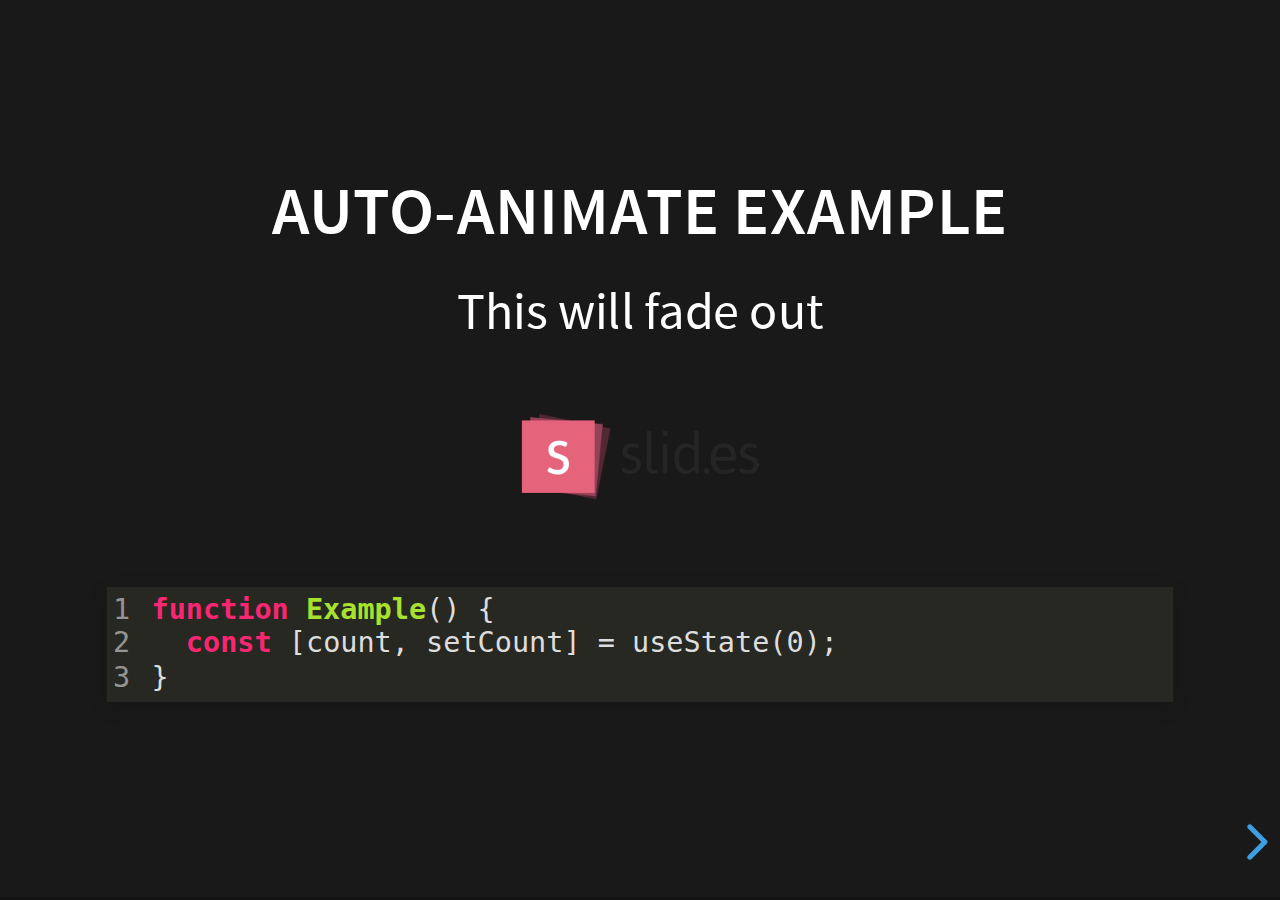
<file: slides/revealjs/examples/auto-animate.html>
<!doctype html>
<html lang="en">

	<head>
		<meta charset="utf-8">

		<title>reveal.js - Auto Animate</title>

		<meta name="viewport" content="width=device-width, initial-scale=1.0, maximum-scale=1.0, user-scalable=no">

		<link rel="stylesheet" href="../dist/reveal.css">
		<link rel="stylesheet" href="../dist/theme/black.css" id="theme">
		<link rel="stylesheet" href="../plugin/highlight/monokai.css">
	</head>

	<body>

		<div class="reveal">

			<div class="slides">
				<section data-auto-animate data-auto-animate-unmatched="fade">
					<h3>Auto-Animate Example</h3>
					<p>This will fade out</p>
					<img src="assets/image1.png" style="height: 100px;">
					<pre data-id="code"><code data-line-numbers class="hljs" data-trim>
						function Example() {
						  const [count, setCount] = useState(0);
						}
					</code></pre>
				</section>
				<section data-auto-animate data-auto-animate-unmatched="fade">
					<h3>Auto-Animate Example</h3>
					<p style="opacity: 0.2; margin-top: 100px;">This will fade out</p>
					<p>This element is unmatched</p>
					<img src="assets/image1.png" style="height: 150px;">
					<pre data-id="code"><code data-line-numbers class="hljs" data-trim>
						function Example() {
						  New line!
						  const [count, setCount] = useState(0);
						}
					</code></pre>
				</section>

				<section data-auto-animate>
					<p data-id="text-props" style="background: #555; line-height: 1em; letter-spacing: 0em;">Line Height & Letter Spacing</p>
				</section>
				<section data-auto-animate>
					<p data-id="text-props" style="background: #555; line-height: 3em; letter-spacing: 0.2em;">Line Height & Letter Spacing</p>
				</section>

				<section>
					<section data-auto-animate>
						<pre data-id="code"><code data-line-numbers class="hljs" data-trim>
							import React, { useState } from 'react';

							function Example() {
							  const [count, setCount] = useState(0);

							  return (
							    ...
							  );
							}
						</code></pre>
					</section>
					<section data-auto-animate>
						<pre data-id="code"><code data-line-numbers class="hljs" data-trim>
							function Example() {
							  const [count, setCount] = useState(0);

							  return (
							    &lt;div&gt;
							      &lt;p&gt;You clicked {count} times&lt;/p&gt;
							      &lt;button onClick={() =&gt; setCount(count + 1)}&gt;
							        Click me
							      &lt;/button&gt;
							    &lt;/div&gt;
							  );
							}
						</code></pre>
					</section>
					<section data-auto-animate>
						<pre data-id="code"><code data-line-numbers class="hljs" data-trim>
							function Example() {
							  // A comment!
							  const [count, setCount] = useState(0);

							  return (
							    &lt;div&gt;
							      &lt;p&gt;You clicked {count} times&lt;/p&gt;
							      &lt;button onClick={() =&gt; setCount(count + 1)}&gt;
							        Click me
							      &lt;/button&gt;
							    &lt;/div&gt;
							  );
							}
						</code></pre>
					</section>
				</section>

				<section>
					<section data-auto-animate>
						<h3>Swapping list items</h3>
						<ul>
							<li>One</li>
							<li>Two</li>
							<li>Three</li>
						</ul>
					</section>
					<section data-auto-animate>
						<h3>Swapping list items</h3>
						<ul>
							<li>Two</li>
							<li>One</li>
							<li>Three</li>
						</ul>
					</section>
					<section data-auto-animate>
						<h3>Swapping list items</h3>
						<ul>
							<li>Two</li>
							<li>Three</li>
							<li>One</li>
						</ul>
					</section>
				</section>

				<section data-auto-animate style="height: 600px">
					<h3 style="opacity: 0.3; font-size: 18px;">SLIDE 1</h3>
					<h2 data-id="title" style="margin-top: 260px;">Animate Anything</h2>
					<div data-id="1" style="background: white; position: absolute; top: 150px; left: 16%; width: 60px; height: 60px;"></div>
					<div data-id="2" style="background: white; position: absolute; top: 150px; left: 36%; width: 60px; height: 60px;"></div>
					<div data-id="3" style="background: white; position: absolute; top: 150px; left: 56%; width: 60px; height: 60px;"></div>
					<div data-id="4" style="background: white; position: absolute; top: 150px; left: 76%; width: 60px; height: 60px;"></div>
				</section>
				<section data-auto-animate style="height: 600px">
					<h3 style="opacity: 0.3; font-size: 18px;">SLIDE 2</h3>
					<h2 data-id="title" style="margin-top: 500px">With Auto Animate</h2>
					<div data-id="1" style="background: cyan; position: absolute; bottom: 190px; left: 16%; width: 60px; height: 60px;"></div>
					<div data-id="2" style="background: magenta; position: absolute; bottom: 190px; left: 36%; width: 60px; height: 160px;"></div>
					<div data-id="3" style="background: yellow; position: absolute; bottom: 190px; left: 56%; width: 60px; height: 260px;"></div>
					<div data-id="4" style="background: red; position: absolute; bottom: 190px; left: 76%; width: 60px; height: 360px;"></div>
				</section>
				<section data-auto-animate style="height: 600px">
					<h3 style="opacity: 0.3; font-size: 18px;">SLIDE 3</h3>
					<h2 data-id="title" style="margin-top: 500px; opacity: 0;">With Auto Animate</h2>
					<div data-id="1" style="background: cyan; position: absolute; top: 50%; left: 50%; width: 400px; height: 400px; margin: -200px 0 0 -200px; border-radius: 400px;"></div>
					<div data-id="2" style="background: magenta; position: absolute; top: 50%; left: 50%; width: 300px; height: 300px; margin: -150px 0 0 -150px; border-radius: 400px;"></div>
					<div data-id="3" style="background: yellow; position: absolute; top: 50%; left: 50%; width: 200px; height: 200px; margin: -100px 0 0 -100px; border-radius: 400px;"></div>
					<div data-id="4" style="background: red; position: absolute; top: 50%; left: 50%; width: 100px; height: 100px; margin: -50px 0 0 -50px; border-radius: 400px;"></div>
				</section>
				<section data-auto-animate style="height: 600px">
					<h3 style="opacity: 0.3; font-size: 18px;">SLIDE 3</h3>
					<h2 data-id="title" style="margin-top: 500px; opacity: 0;">With Auto Animate</h2>
					<div data-id="1" style="background: red; position: absolute; top: 250px; left: 16%; width: 60px; height: 60px;"></div>
					<div data-id="2" style="background: yellow; position: absolute; top: 250px; left: 36%; width: 60px; height: 60px;"></div>
					<div data-id="3" style="background: magenta; position: absolute; top: 250px; left: 56%; width: 60px; height: 60px;"></div>
					<div data-id="4" style="background: cyan; position: absolute; top: 250px; left: 76%; width: 60px; height: 60px;"></div>
				</section>

				<section data-auto-animate data-auto-animate-id="a">
					<h2>data-auto-animate-id="a"</h2>
					<h3>A1</h3>
				</section>
				<section data-auto-animate data-auto-animate-id="a">
					<h2>data-auto-animate-id="a"</h2>
					<h3>A1</h3>
					<h3>A2</h3>
				</section>
				<section data-auto-animate data-auto-animate-id="b">
					<h2>data-auto-animate-id="b"</h2>
					<h3>B1</h3>
				</section>
				<section data-auto-animate data-auto-animate-id="b">
					<h2>data-auto-animate-id="b"</h2>
					<h3>B1</h3>
					<h3>B2</h3>
				</section>

				<section>
					<section id="stacked-slide-1" data-auto-animate>
						<a href="#/stacked-slide-1">Slide 1</a><br>
						<a href="#/stacked-slide-2">Slide 2</a><br>
						<a href="#/stacked-slide-3">Slide 3</a><br>
						<a href="#/stacked-slide-4">Slide 4</a><br>
						<div data-id="anim" style="background: indigo; padding: 8px; width: 50px; height: 50px; position: absolute; left: 0px;">A</div>
					</section>
					<section id="stacked-slide-2" data-auto-animate>
						<a href="#/stacked-slide-1">Slide 1</a><br>
						<a href="#/stacked-slide-2">Slide 2</a><br>
						<a href="#/stacked-slide-3">Slide 3</a><br>
						<a href="#/stacked-slide-4">Slide 4</a><br>
						<div data-id="anim" style="background: indigo; padding: 8px; width: 50px; height: 50px; position: absolute; left: 25%;">A</div>
					</section>
					<section id="stacked-slide-3" data-auto-animate>
						<a href="#/stacked-slide-1">Slide 1</a><br>
						<a href="#/stacked-slide-2">Slide 2</a><br>
						<a href="#/stacked-slide-3">Slide 3</a><br>
						<a href="#/stacked-slide-4">Slide 4</a><br>
						<div data-id="anim" style="background: indigo; padding: 8px; width: 50px; height: 50px; position: absolute; left: 50%;">A</div>
					</section>
					<section id="stacked-slide-4" data-auto-animate>
						<a href="#/stacked-slide-1">Slide 1</a><br>
						<a href="#/stacked-slide-2">Slide 2</a><br>
						<a href="#/stacked-slide-3">Slide 3</a><br>
						<a href="#/stacked-slide-4">Slide 4</a><br>
						<div data-id="anim" style="background: indigo; padding: 8px; width: 50px; height: 50px; position: absolute; left: 75%;">A</div>
					</section>
				</section>

			</div>

		</div>

		<script src="../dist/reveal.js"></script>
		<script src="../plugin/highlight/highlight.js"></script>
		<script>
			Reveal.initialize({
				center: true,
				hash: true,
				plugins: [ RevealHighlight ]
			});
		</script>

	</body>
</html>
</file>
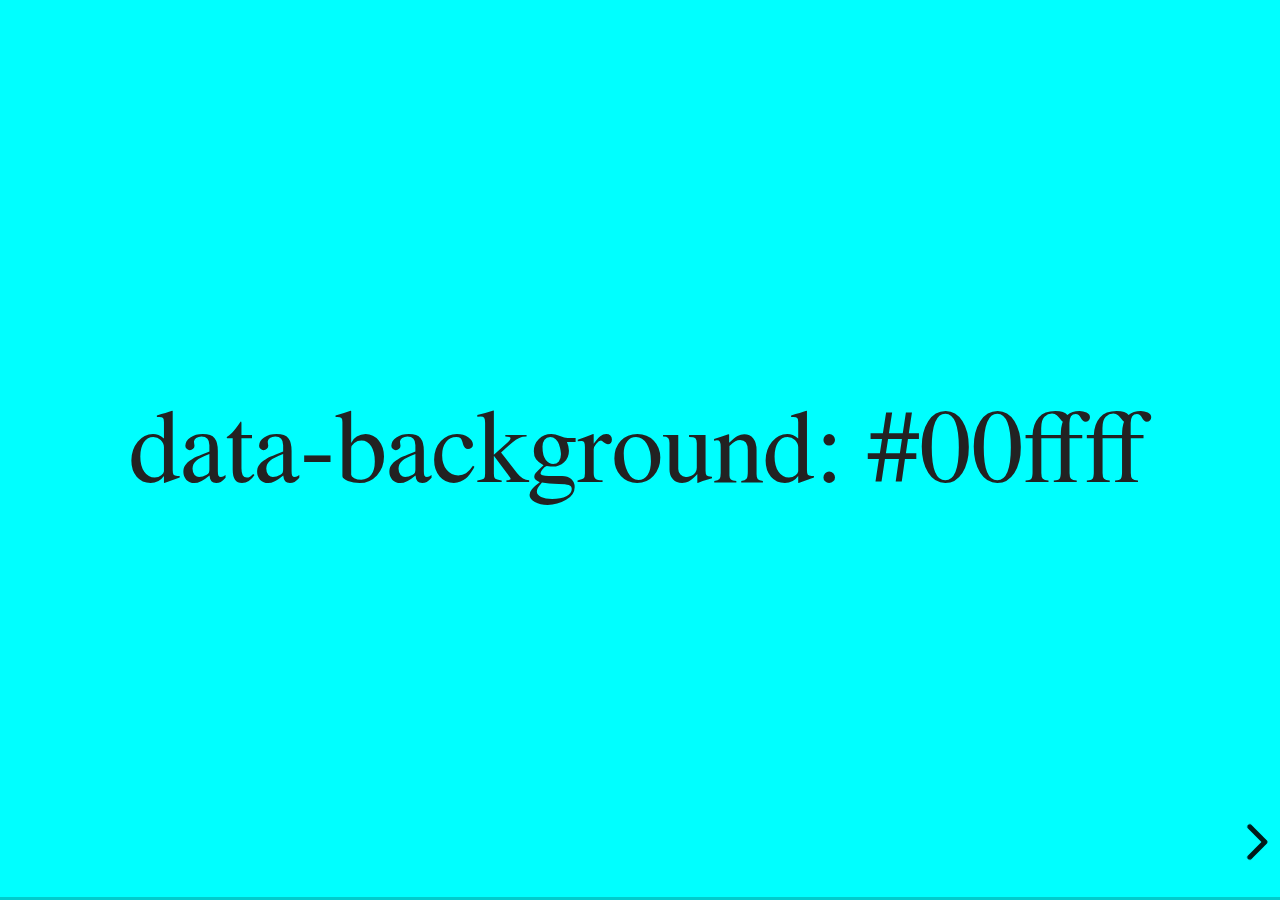
<file: slides/revealjs/examples/backgrounds.html>
<!doctype html>
<html lang="en">

	<head>
		<meta charset="utf-8">

		<title>reveal.js - Slide Backgrounds</title>

		<meta name="viewport" content="width=device-width, initial-scale=1.0, maximum-scale=1.0, user-scalable=no">

		<link rel="stylesheet" href="../dist/reveal.css">
		<link rel="stylesheet" href="../dist/theme/serif.css" id="theme">
		<style type="text/css" media="screen">
			.slides section.has-dark-background,
			.slides section.has-dark-background h2 {
				color: #fff;
			}
			.slides section.has-light-background,
			.slides section.has-light-background h2 {
				color: #222;
			}
		</style>
	</head>

	<body>

		<div class="reveal">

			<div class="slides">

				<section data-background="#00ffff">
					<h2>data-background: #00ffff</h2>
				</section>

				<section data-background="#bb00bb">
					<h2>data-background: #bb00bb</h2>
				</section>

				<section data-background-color="lightblue">
					<h2>data-background: lightblue</h2>
				</section>

				<section>
					<section data-background="#ff0000">
						<h2>data-background: #ff0000</h2>
					</section>
					<section data-background="rgba(0, 0, 0, 0.2)">
						<h2>data-background: rgba(0, 0, 0, 0.2)</h2>
					</section>
					<section data-background="salmon">
						<h2>data-background: salmon</h2>
					</section>
				</section>

				<section data-background="rgba(0, 100, 100, 0.2)">
					<section>
						<h2>Background applied to stack</h2>
					</section>
					<section>
						<h2>Background applied to stack</h2>
					</section>
					<section data-background="rgb(66, 66, 66)">
						<h2>Background applied to slide inside of stack</h2>
					</section>
				</section>

				<section data-background-transition="slide" data-background="assets/image1.png">
					<h2>Background image</h2>
				</section>

				<section>
					<section data-background-transition="slide" data-background="assets/image1.png">
						<h2>Background image</h2>
					</section>
					<section data-background-transition="slide" data-background="assets/image1.png">
						<h2>Background image</h2>
					</section>
				</section>

				<section data-background="assets/image2.png" data-background-size="100px" data-background-repeat="repeat" data-background-color="#111">
					<h2>Background image</h2>
					<pre>data-background-size="100px" data-background-repeat="repeat" data-background-color="#111"</pre>
				</section>

				<section data-background="#888888">
					<h2>Same background twice (1/2)</h2>
				</section>
				<section data-background="#888888">
					<h2>Same background twice (2/2)</h2>
				</section>

				<section data-background-video="https://s3.amazonaws.com/static.slid.es/site/homepage/v1/homepage-video-editor.mp4,https://s3.amazonaws.com/static.slid.es/site/homepage/v1/homepage-video-editor.webm">
					<h2>Video background</h2>
				</section>

				<section data-background-iframe="https://slides.com/news/make-better-presentations/embed?style=hidden&autoSlide=4000">
					<h2>Iframe background</h2>
				</section>

				<section>
					<section data-background="#417203">
						<h2>Same background twice vertical (1/2)</h2>
					</section>
					<section data-background="#417203">
						<h2>Same background twice vertical (2/2)</h2>
					</section>
				</section>

				<section data-background="#934f4d">
					<h2>Same background from horizontal to vertical (1/3)</h2>
				</section>
				<section>
					<section data-background="#934f4d">
						<h2>Same background from horizontal to vertical (2/3)</h2>
					</section>
					<section data-background="#934f4d">
						<h2>Same background from horizontal to vertical (3/3)</h2>
					</section>
				</section>

			</div>

		</div>

		<script src="../dist/reveal.js"></script>
		<script>

			// Full list of configuration options:
			// https://revealjs.revealjs.com/config/
			Reveal.initialize({
				center: true,

				transition: 'linear',
				// transitionSpeed: 'slow',
				// backgroundTransition: 'slide'
			});

		</script>

	</body>
</html>
</file>
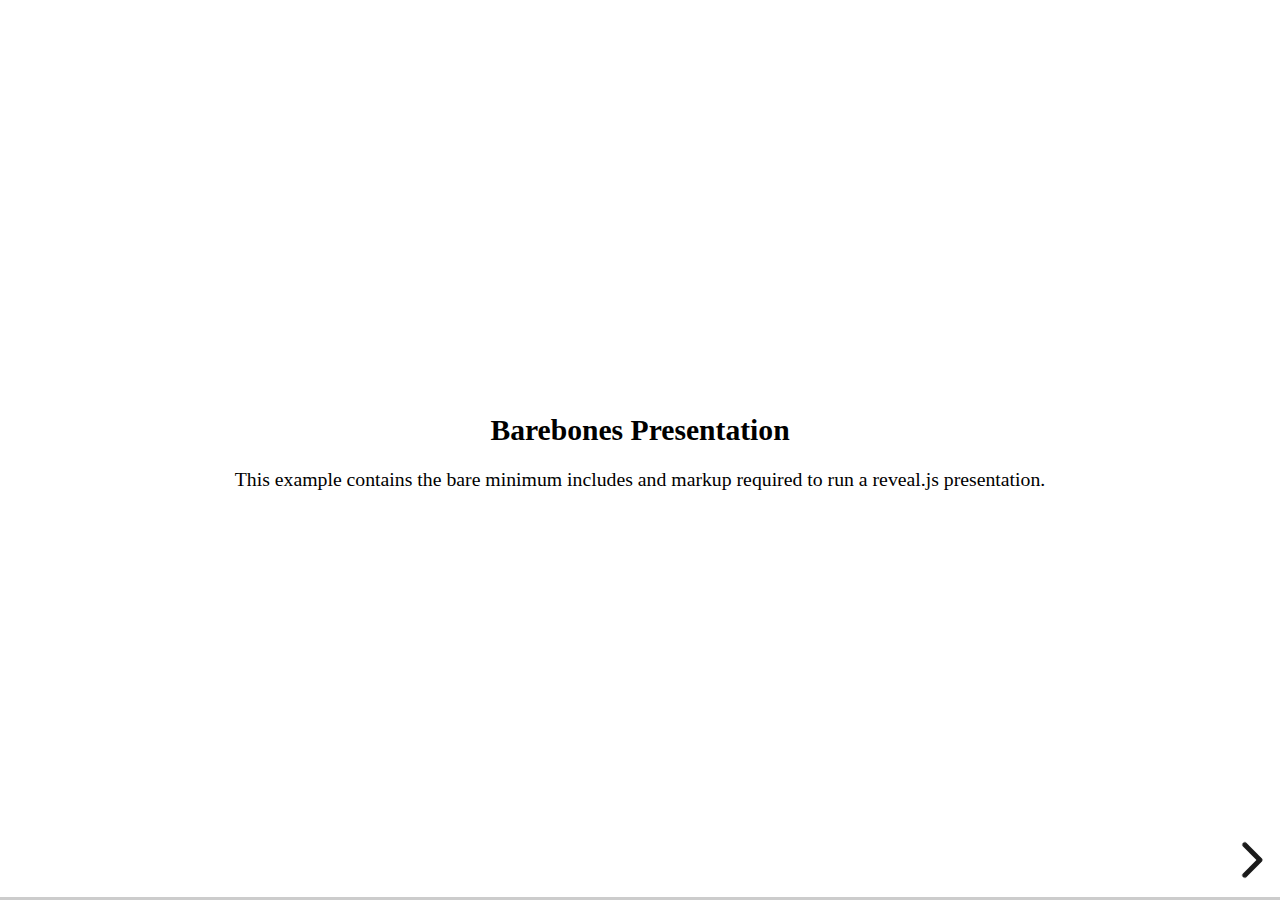
<file: slides/revealjs/examples/barebones.html>
<!doctype html>
<html lang="en">
	<head>
		<meta charset="utf-8">
		<title>reveal.js - Barebones</title>
		<link rel="stylesheet" href="../dist/reveal.css">
	</head>
	<body>

		<div class="reveal">
			<div class="slides">

				<section>
					<h2>Barebones Presentation</h2>
					<p>This example contains the bare minimum includes and markup required to run a reveal.js presentation.</p>
				</section>

				<section>
					<h2>No Theme</h2>
					<p>There's no theme included, so it will fall back on browser defaults.</p>
				</section>

			</div>
		</div>

		<script src="../dist/reveal.js"></script>
		<script>
			Reveal.initialize();
		</script>

	</body>
</html>
</file>
<file: slides/revealjs/dist/theme/black.css>
/**
 * Black theme for reveal.js. This is the opposite of the 'white' theme.
 *
 * By Hakim El Hattab, http://hakim.se
 */
@import url(./fonts/source-sans-pro/source-sans-pro.css);
section.has-light-background, section.has-light-background h1, section.has-light-background h2, section.has-light-background h3, section.has-light-background h4, section.has-light-background h5, section.has-light-background h6 {
  color: #222;
}

/*********************************************
 * GLOBAL STYLES
 *********************************************/
:root {
  --r-background-color: #191919;
  --r-main-font: Source Sans Pro, Helvetica, sans-serif;
  --r-main-font-size: 42px;
  --r-main-color: #fff;
  --r-block-margin: 20px;
  --r-heading-margin: 0 0 20px 0;
  --r-heading-font: Source Sans Pro, Helvetica, sans-serif;
  --r-heading-color: #fff;
  --r-heading-line-height: 1.2;
  --r-heading-letter-spacing: normal;
  --r-heading-text-transform: uppercase;
  --r-heading-text-shadow: none;
  --r-heading-font-weight: 600;
  --r-heading1-text-shadow: none;
  --r-heading1-size: 2.5em;
  --r-heading2-size: 1.6em;
  --r-heading3-size: 1.3em;
  --r-heading4-size: 1em;
  --r-code-font: monospace;
  --r-link-color: #42affa;
  --r-link-color-dark: #068de9;
  --r-link-color-hover: #8dcffc;
  --r-selection-background-color: rgba(66, 175, 250, 0.75);
  --r-selection-color: #fff;
  --r-overlay-element-bg-color: 240, 240, 240;
  --r-overlay-element-fg-color: 0, 0, 0;
}

.reveal-viewport {
  background: #191919;
  background-color: var(--r-background-color);
}

.reveal {
  font-family: var(--r-main-font);
  font-size: var(--r-main-font-size);
  font-weight: normal;
  color: var(--r-main-color);
}

.reveal ::selection {
  color: var(--r-selection-color);
  background: var(--r-selection-background-color);
  text-shadow: none;
}

.reveal ::-moz-selection {
  color: var(--r-selection-color);
  background: var(--r-selection-background-color);
  text-shadow: none;
}

.reveal .slides section,
.reveal .slides section > section {
  line-height: 1.3;
  font-weight: inherit;
}

/*********************************************
 * HEADERS
 *********************************************/
.reveal h1,
.reveal h2,
.reveal h3,
.reveal h4,
.reveal h5,
.reveal h6 {
  margin: var(--r-heading-margin);
  color: var(--r-heading-color);
  font-family: var(--r-heading-font);
  font-weight: var(--r-heading-font-weight);
  line-height: var(--r-heading-line-height);
  letter-spacing: var(--r-heading-letter-spacing);
  text-transform: var(--r-heading-text-transform);
  text-shadow: var(--r-heading-text-shadow);
  word-wrap: break-word;
}

.reveal h1 {
  font-size: var(--r-heading1-size);
}

.reveal h2 {
  font-size: var(--r-heading2-size);
}

.reveal h3 {
  font-size: var(--r-heading3-size);
}

.reveal h4 {
  font-size: var(--r-heading4-size);
}

.reveal h1 {
  text-shadow: var(--r-heading1-text-shadow);
}

/*********************************************
 * OTHER
 *********************************************/
.reveal p {
  margin: var(--r-block-margin) 0;
  line-height: 1.3;
}

/* Remove trailing margins after titles */
.reveal h1:last-child,
.reveal h2:last-child,
.reveal h3:last-child,
.reveal h4:last-child,
.reveal h5:last-child,
.reveal h6:last-child {
  margin-bottom: 0;
}

/* Ensure certain elements are never larger than the slide itself */
.reveal img,
.reveal video,
.reveal iframe {
  max-width: 95%;
  max-height: 95%;
}

.reveal strong,
.reveal b {
  font-weight: bold;
}

.reveal em {
  font-style: italic;
}

.reveal ol,
.reveal dl,
.reveal ul {
  display: inline-block;
  text-align: left;
  margin: 0 0 0 1em;
}

.reveal ol {
  list-style-type: decimal;
}

.reveal ul {
  list-style-type: disc;
}

.reveal ul ul {
  list-style-type: square;
}

.reveal ul ul ul {
  list-style-type: circle;
}

.reveal ul ul,
.reveal ul ol,
.reveal ol ol,
.reveal ol ul {
  display: block;
  margin-left: 40px;
}

.reveal dt {
  font-weight: bold;
}

.reveal dd {
  margin-left: 40px;
}

.reveal blockquote {
  display: block;
  position: relative;
  width: 70%;
  margin: var(--r-block-margin) auto;
  padding: 5px;
  font-style: italic;
  background: rgba(255, 255, 255, 0.05);
  box-shadow: 0px 0px 2px rgba(0, 0, 0, 0.2);
}

.reveal blockquote p:first-child,
.reveal blockquote p:last-child {
  display: inline-block;
}

.reveal q {
  font-style: italic;
}

.reveal pre {
  display: block;
  position: relative;
  width: 90%;
  margin: var(--r-block-margin) auto;
  text-align: left;
  font-size: 0.55em;
  font-family: var(--r-code-font);
  line-height: 1.2em;
  word-wrap: break-word;
  box-shadow: 0px 5px 15px rgba(0, 0, 0, 0.15);
}

.reveal code {
  font-family: var(--r-code-font);
  text-transform: none;
  tab-size: 2;
}

.reveal pre code {
  display: block;
  padding: 5px;
  overflow: auto;
  max-height: 400px;
  word-wrap: normal;
}

.reveal .code-wrapper {
  white-space: normal;
}

.reveal .code-wrapper code {
  white-space: pre;
}

.reveal table {
  margin: auto;
  border-collapse: collapse;
  border-spacing: 0;
}

.reveal table th {
  font-weight: bold;
}

.reveal table th,
.reveal table td {
  text-align: left;
  padding: 0.2em 0.5em 0.2em 0.5em;
  border-bottom: 1px solid;
}

.reveal table th[align=center],
.reveal table td[align=center] {
  text-align: center;
}

.reveal table th[align=right],
.reveal table td[align=right] {
  text-align: right;
}

.reveal table tbody tr:last-child th,
.reveal table tbody tr:last-child td {
  border-bottom: none;
}

.reveal sup {
  vertical-align: super;
  font-size: smaller;
}

.reveal sub {
  vertical-align: sub;
  font-size: smaller;
}

.reveal small {
  display: inline-block;
  font-size: 0.6em;
  line-height: 1.2em;
  vertical-align: top;
}

.reveal small * {
  vertical-align: top;
}

.reveal img {
  margin: var(--r-block-margin) 0;
}

/*********************************************
 * LINKS
 *********************************************/
.reveal a {
  color: var(--r-link-color);
  text-decoration: none;
  transition: color 0.15s ease;
}

.reveal a:hover {
  color: var(--r-link-color-hover);
  text-shadow: none;
  border: none;
}

.reveal .roll span:after {
  color: #fff;
  background: var(--r-link-color-dark);
}

/*********************************************
 * Frame helper
 *********************************************/
.reveal .r-frame {
  border: 4px solid var(--r-main-color);
  box-shadow: 0 0 10px rgba(0, 0, 0, 0.15);
}

.reveal a .r-frame {
  transition: all 0.15s linear;
}

.reveal a:hover .r-frame {
  border-color: var(--r-link-color);
  box-shadow: 0 0 20px rgba(0, 0, 0, 0.55);
}

/*********************************************
 * NAVIGATION CONTROLS
 *********************************************/
.reveal .controls {
  color: var(--r-link-color);
}

/*********************************************
 * PROGRESS BAR
 *********************************************/
.reveal .progress {
  background: rgba(0, 0, 0, 0.2);
  color: var(--r-link-color);
}

/*********************************************
 * PRINT BACKGROUND
 *********************************************/
@media print {
  .backgrounds {
    background-color: var(--r-background-color);
  }
}
</file>
<file: slides/revealjs/plugin/highlight/monokai.css>
/*
Monokai style - ported by Luigi Maselli - http://grigio.org
*/

.hljs {
  display: block;
  overflow-x: auto;
  padding: 0.5em;
  background: #272822;
  color: #ddd;
}

.hljs-tag,
.hljs-keyword,
.hljs-selector-tag,
.hljs-literal,
.hljs-strong,
.hljs-name {
  color: #f92672;
}

.hljs-code {
  color: #66d9ef;
}

.hljs-class .hljs-title {
  color: white;
}

.hljs-attribute,
.hljs-symbol,
.hljs-regexp,
.hljs-link {
  color: #bf79db;
}

.hljs-string,
.hljs-bullet,
.hljs-subst,
.hljs-title,
.hljs-section,
.hljs-emphasis,
.hljs-type,
.hljs-built_in,
.hljs-builtin-name,
.hljs-selector-attr,
.hljs-selector-pseudo,
.hljs-addition,
.hljs-variable,
.hljs-template-tag,
.hljs-template-variable {
  color: #a6e22e;
}

.hljs-comment,
.hljs-quote,
.hljs-deletion,
.hljs-meta {
  color: #75715e;
}

.hljs-keyword,
.hljs-selector-tag,
.hljs-literal,
.hljs-doctag,
.hljs-title,
.hljs-section,
.hljs-type,
.hljs-selector-id {
  font-weight: bold;
}
</file>
<file: slides/revealjs/dist/theme/serif.css>
/**
 * A simple theme for reveal.js presentations, similar
 * to the default theme. The accent color is brown.
 *
 * This theme is Copyright (C) 2012-2013 Owen Versteeg, http://owenversteeg.com - it is MIT licensed.
 */
.reveal a {
  line-height: 1.3em;
}

section.has-dark-background, section.has-dark-background h1, section.has-dark-background h2, section.has-dark-background h3, section.has-dark-background h4, section.has-dark-background h5, section.has-dark-background h6 {
  color: #fff;
}

/*********************************************
 * GLOBAL STYLES
 *********************************************/
:root {
  --r-background-color: #F0F1EB;
  --r-main-font: Palatino Linotype, Book Antiqua, Palatino, FreeSerif, serif;
  --r-main-font-size: 40px;
  --r-main-color: #000;
  --r-block-margin: 20px;
  --r-heading-margin: 0 0 20px 0;
  --r-heading-font: Palatino Linotype, Book Antiqua, Palatino, FreeSerif, serif;
  --r-heading-color: #383D3D;
  --r-heading-line-height: 1.2;
  --r-heading-letter-spacing: normal;
  --r-heading-text-transform: none;
  --r-heading-text-shadow: none;
  --r-heading-font-weight: normal;
  --r-heading1-text-shadow: none;
  --r-heading1-size: 3.77em;
  --r-heading2-size: 2.11em;
  --r-heading3-size: 1.55em;
  --r-heading4-size: 1em;
  --r-code-font: monospace;
  --r-link-color: #51483D;
  --r-link-color-dark: #25211c;
  --r-link-color-hover: #8b7c69;
  --r-selection-background-color: #26351C;
  --r-selection-color: #fff;
  --r-overlay-element-bg-color: 0, 0, 0;
  --r-overlay-element-fg-color: 240, 240, 240;
}

.reveal-viewport {
  background: #F0F1EB;
  background-color: var(--r-background-color);
}

.reveal {
  font-family: var(--r-main-font);
  font-size: var(--r-main-font-size);
  font-weight: normal;
  color: var(--r-main-color);
}

.reveal ::selection {
  color: var(--r-selection-color);
  background: var(--r-selection-background-color);
  text-shadow: none;
}

.reveal ::-moz-selection {
  color: var(--r-selection-color);
  background: var(--r-selection-background-color);
  text-shadow: none;
}

.reveal .slides section,
.reveal .slides section > section {
  line-height: 1.3;
  font-weight: inherit;
}

/*********************************************
 * HEADERS
 *********************************************/
.reveal h1,
.reveal h2,
.reveal h3,
.reveal h4,
.reveal h5,
.reveal h6 {
  margin: var(--r-heading-margin);
  color: var(--r-heading-color);
  font-family: var(--r-heading-font);
  font-weight: var(--r-heading-font-weight);
  line-height: var(--r-heading-line-height);
  letter-spacing: var(--r-heading-letter-spacing);
  text-transform: var(--r-heading-text-transform);
  text-shadow: var(--r-heading-text-shadow);
  word-wrap: break-word;
}

.reveal h1 {
  font-size: var(--r-heading1-size);
}

.reveal h2 {
  font-size: var(--r-heading2-size);
}

.reveal h3 {
  font-size: var(--r-heading3-size);
}

.reveal h4 {
  font-size: var(--r-heading4-size);
}

.reveal h1 {
  text-shadow: var(--r-heading1-text-shadow);
}

/*********************************************
 * OTHER
 *********************************************/
.reveal p {
  margin: var(--r-block-margin) 0;
  line-height: 1.3;
}

/* Remove trailing margins after titles */
.reveal h1:last-child,
.reveal h2:last-child,
.reveal h3:last-child,
.reveal h4:last-child,
.reveal h5:last-child,
.reveal h6:last-child {
  margin-bottom: 0;
}

/* Ensure certain elements are never larger than the slide itself */
.reveal img,
.reveal video,
.reveal iframe {
  max-width: 95%;
  max-height: 95%;
}

.reveal strong,
.reveal b {
  font-weight: bold;
}

.reveal em {
  font-style: italic;
}

.reveal ol,
.reveal dl,
.reveal ul {
  display: inline-block;
  text-align: left;
  margin: 0 0 0 1em;
}

.reveal ol {
  list-style-type: decimal;
}

.reveal ul {
  list-style-type: disc;
}

.reveal ul ul {
  list-style-type: square;
}

.reveal ul ul ul {
  list-style-type: circle;
}

.reveal ul ul,
.reveal ul ol,
.reveal ol ol,
.reveal ol ul {
  display: block;
  margin-left: 40px;
}

.reveal dt {
  font-weight: bold;
}

.reveal dd {
  margin-left: 40px;
}

.reveal blockquote {
  display: block;
  position: relative;
  width: 70%;
  margin: var(--r-block-margin) auto;
  padding: 5px;
  font-style: italic;
  background: rgba(255, 255, 255, 0.05);
  box-shadow: 0px 0px 2px rgba(0, 0, 0, 0.2);
}

.reveal blockquote p:first-child,
.reveal blockquote p:last-child {
  display: inline-block;
}

.reveal q {
  font-style: italic;
}

.reveal pre {
  display: block;
  position: relative;
  width: 90%;
  margin: var(--r-block-margin) auto;
  text-align: left;
  font-size: 0.55em;
  font-family: var(--r-code-font);
  line-height: 1.2em;
  word-wrap: break-word;
  box-shadow: 0px 5px 15px rgba(0, 0, 0, 0.15);
}

.reveal code {
  font-family: var(--r-code-font);
  text-transform: none;
  tab-size: 2;
}

.reveal pre code {
  display: block;
  padding: 5px;
  overflow: auto;
  max-height: 400px;
  word-wrap: normal;
}

.reveal .code-wrapper {
  white-space: normal;
}

.reveal .code-wrapper code {
  white-space: pre;
}

.reveal table {
  margin: auto;
  border-collapse: collapse;
  border-spacing: 0;
}

.reveal table th {
  font-weight: bold;
}

.reveal table th,
.reveal table td {
  text-align: left;
  padding: 0.2em 0.5em 0.2em 0.5em;
  border-bottom: 1px solid;
}

.reveal table th[align=center],
.reveal table td[align=center] {
  text-align: center;
}

.reveal table th[align=right],
.reveal table td[align=right] {
  text-align: right;
}

.reveal table tbody tr:last-child th,
.reveal table tbody tr:last-child td {
  border-bottom: none;
}

.reveal sup {
  vertical-align: super;
  font-size: smaller;
}

.reveal sub {
  vertical-align: sub;
  font-size: smaller;
}

.reveal small {
  display: inline-block;
  font-size: 0.6em;
  line-height: 1.2em;
  vertical-align: top;
}

.reveal small * {
  vertical-align: top;
}

.reveal img {
  margin: var(--r-block-margin) 0;
}

/*********************************************
 * LINKS
 *********************************************/
.reveal a {
  color: var(--r-link-color);
  text-decoration: none;
  transition: color 0.15s ease;
}

.reveal a:hover {
  color: var(--r-link-color-hover);
  text-shadow: none;
  border: none;
}

.reveal .roll span:after {
  color: #fff;
  background: var(--r-link-color-dark);
}

/*********************************************
 * Frame helper
 *********************************************/
.reveal .r-frame {
  border: 4px solid var(--r-main-color);
  box-shadow: 0 0 10px rgba(0, 0, 0, 0.15);
}

.reveal a .r-frame {
  transition: all 0.15s linear;
}

.reveal a:hover .r-frame {
  border-color: var(--r-link-color);
  box-shadow: 0 0 20px rgba(0, 0, 0, 0.55);
}

/*********************************************
 * NAVIGATION CONTROLS
 *********************************************/
.reveal .controls {
  color: var(--r-link-color);
}

/*********************************************
 * PROGRESS BAR
 *********************************************/
.reveal .progress {
  background: rgba(0, 0, 0, 0.2);
  color: var(--r-link-color);
}

/*********************************************
 * PRINT BACKGROUND
 *********************************************/
@media print {
  .backgrounds {
    background-color: var(--r-background-color);
  }
}
</file>
